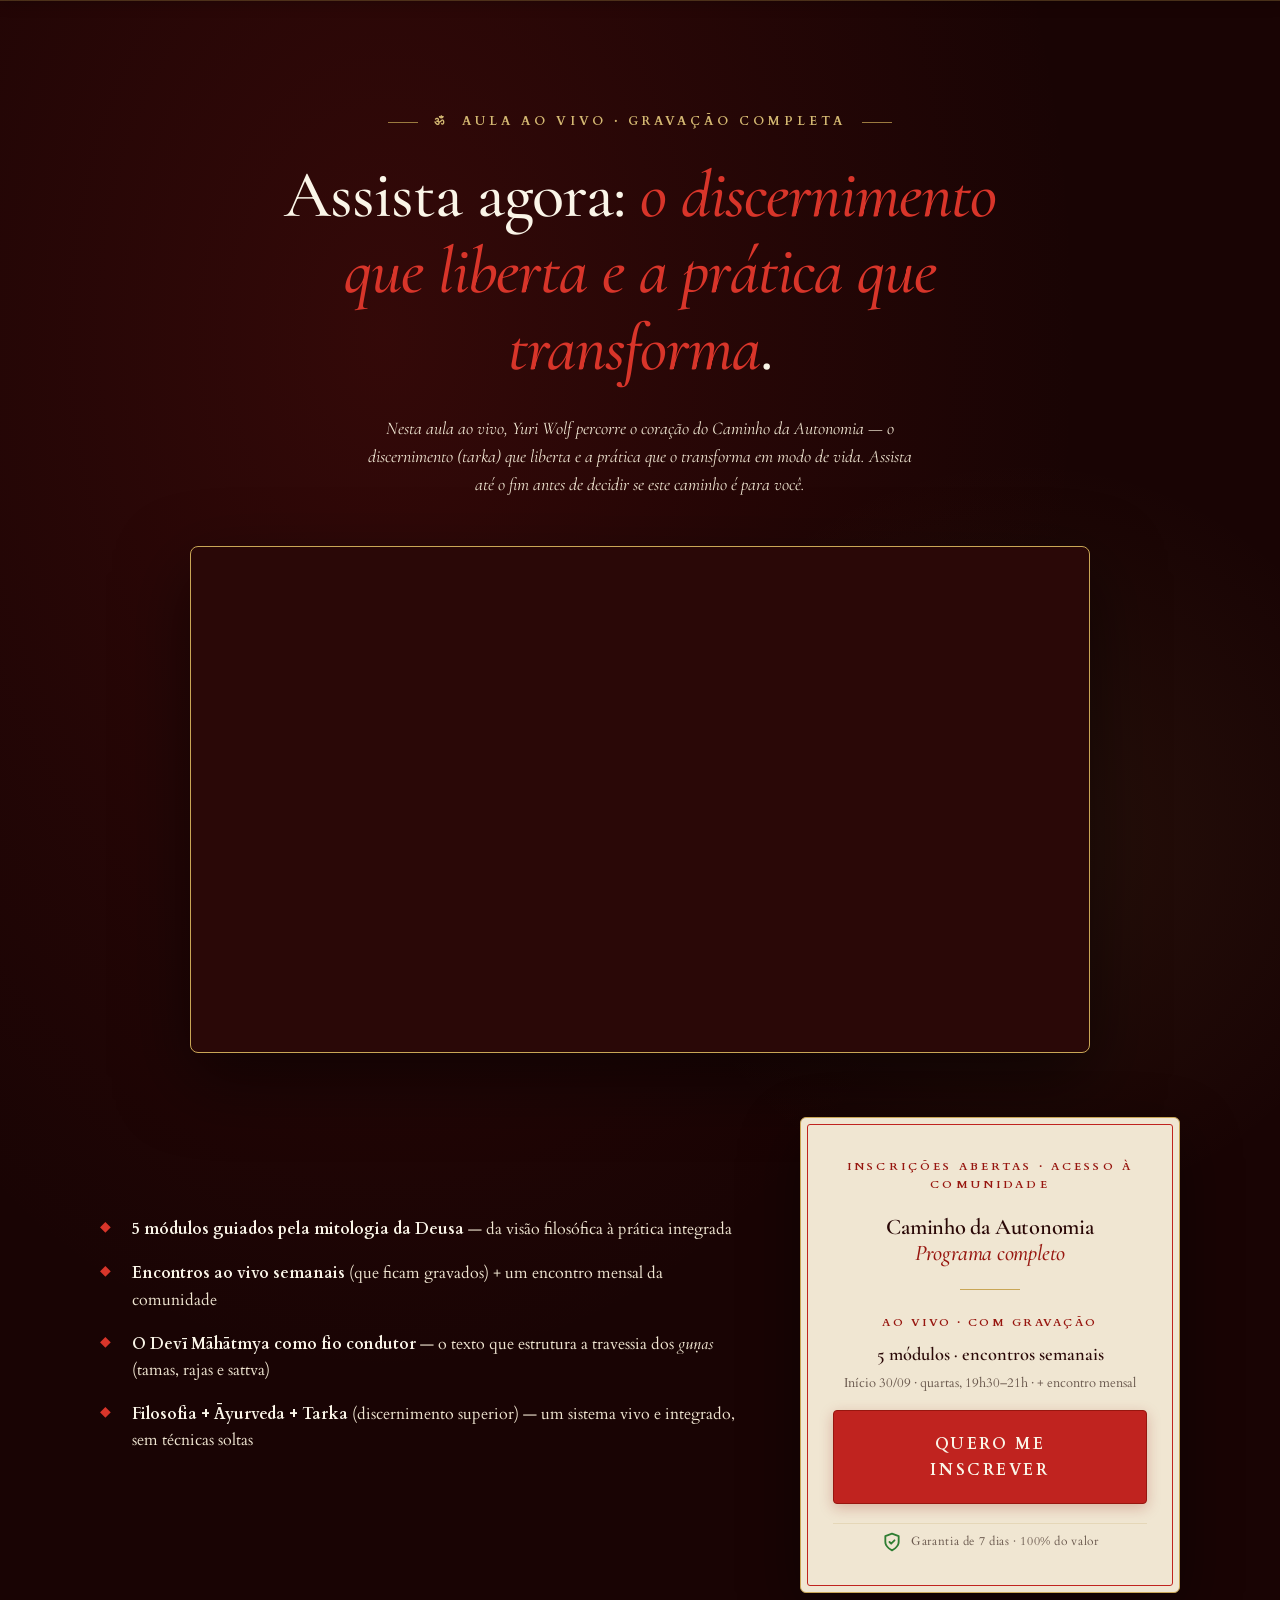
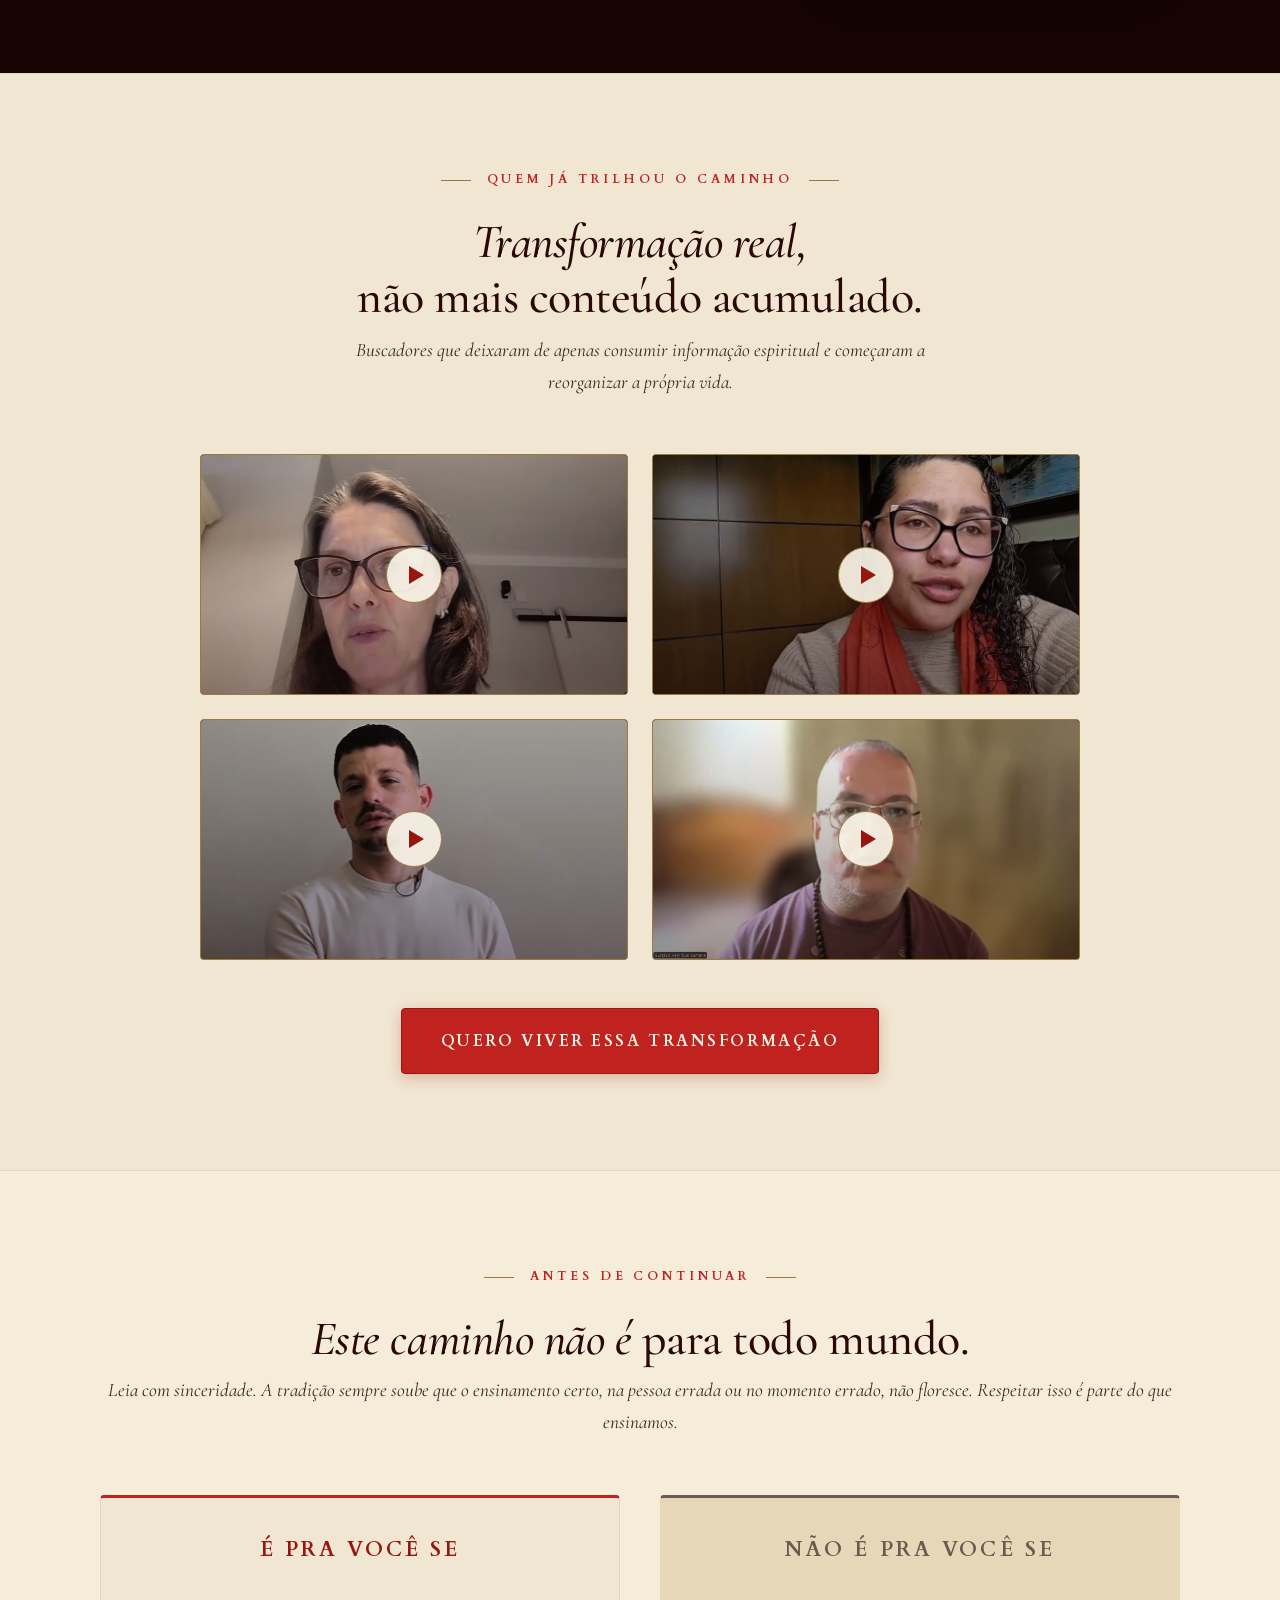
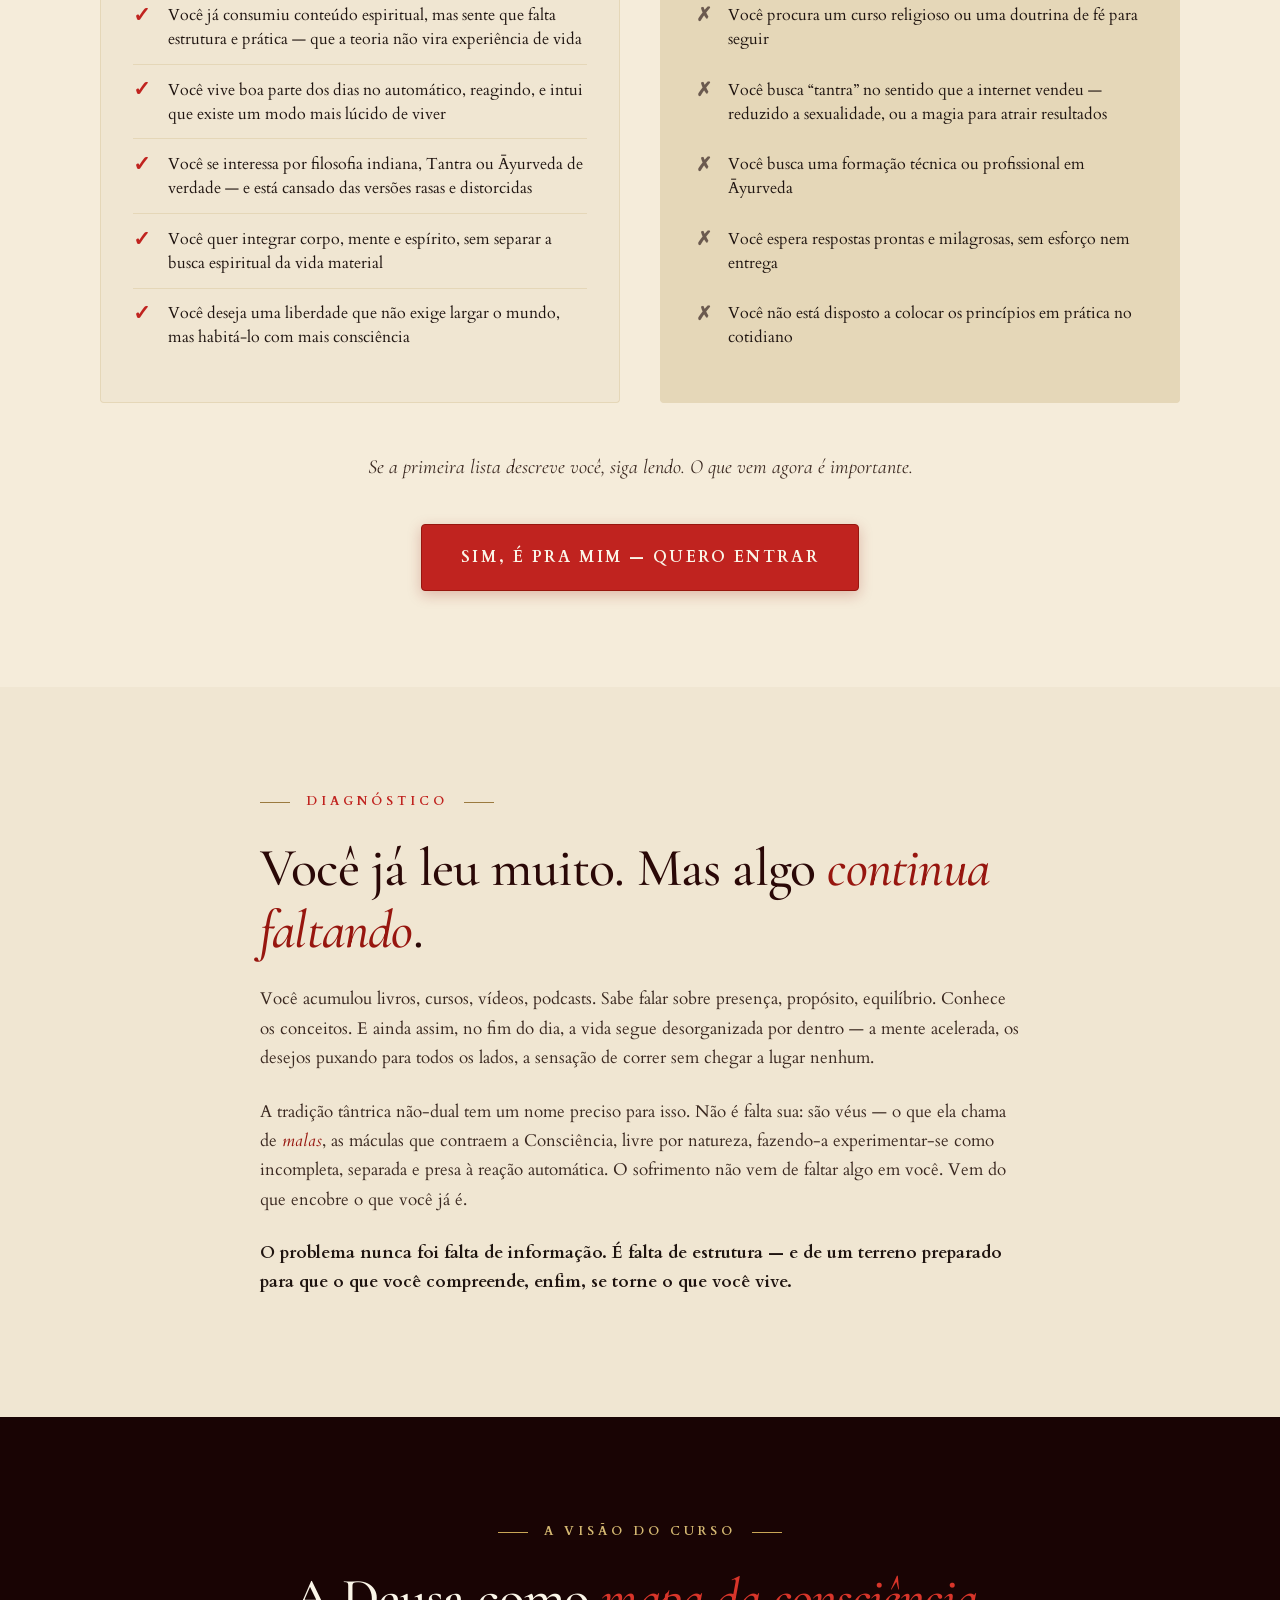
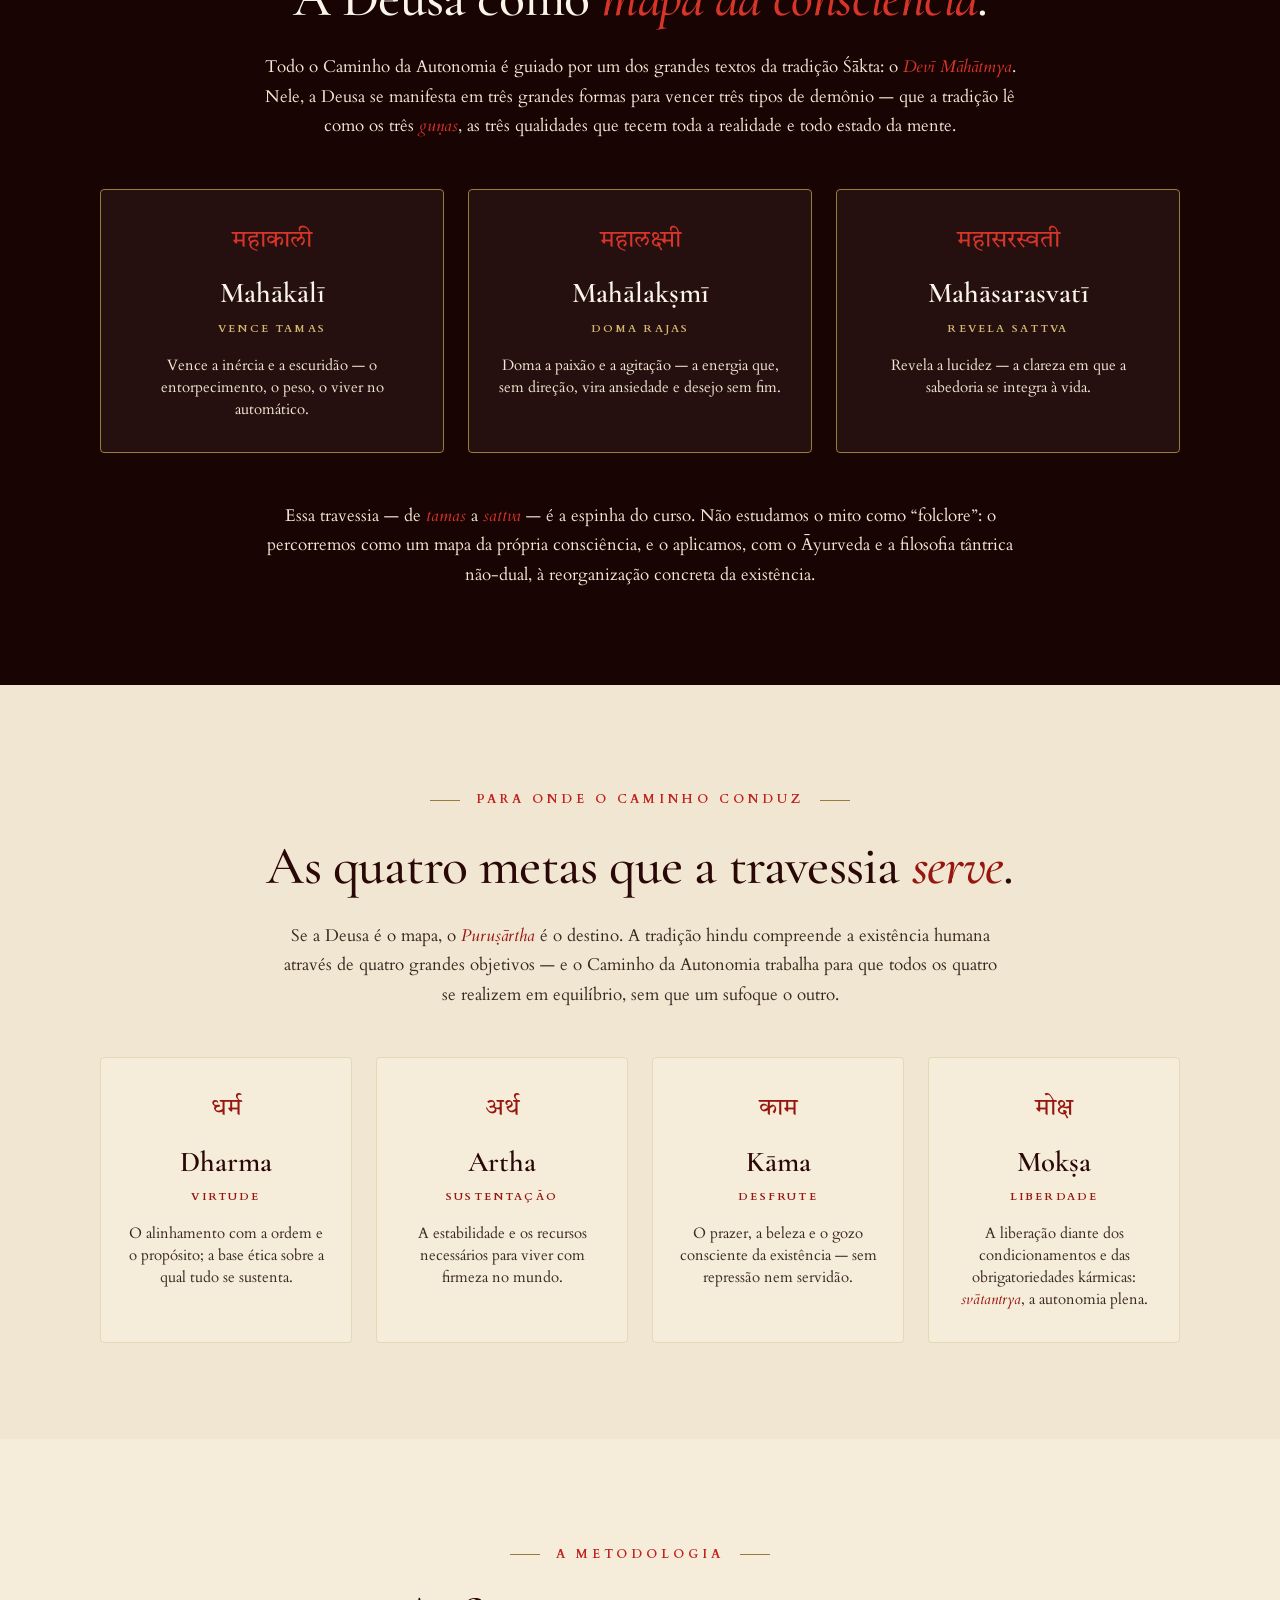
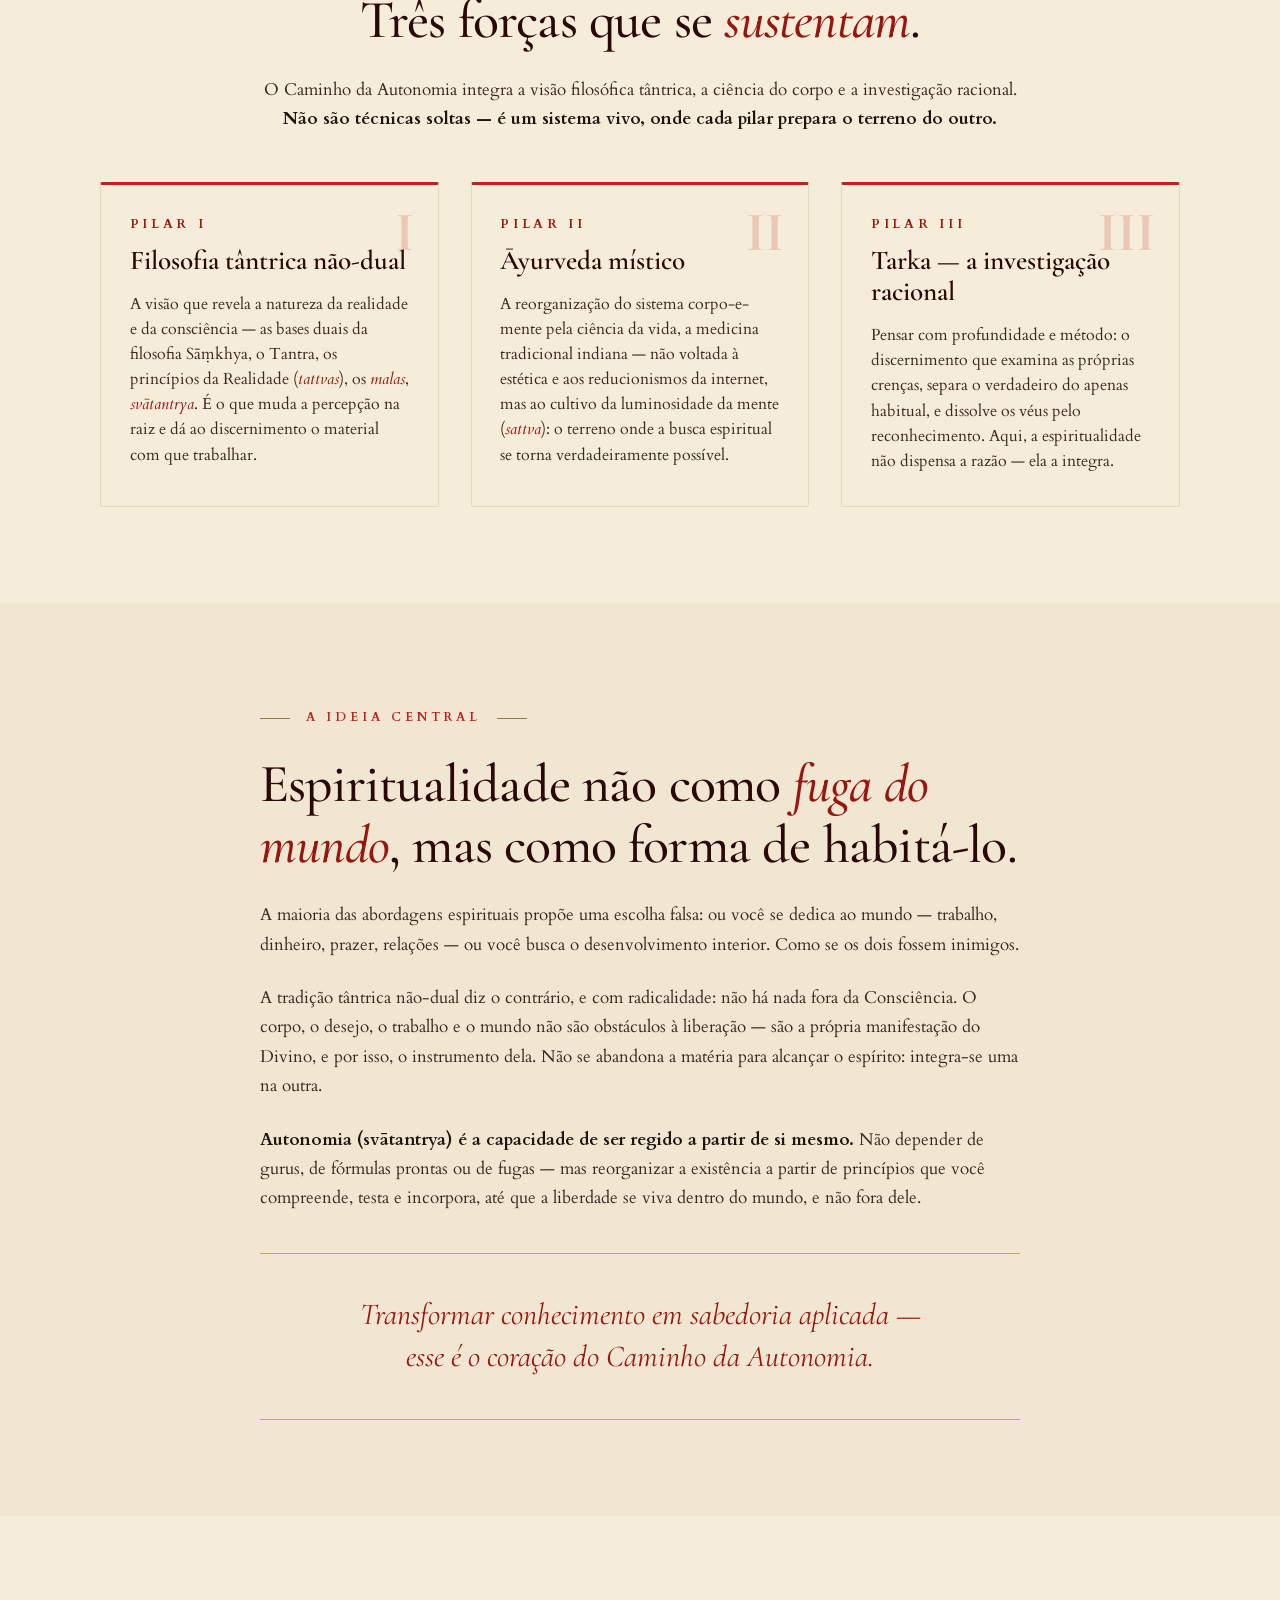
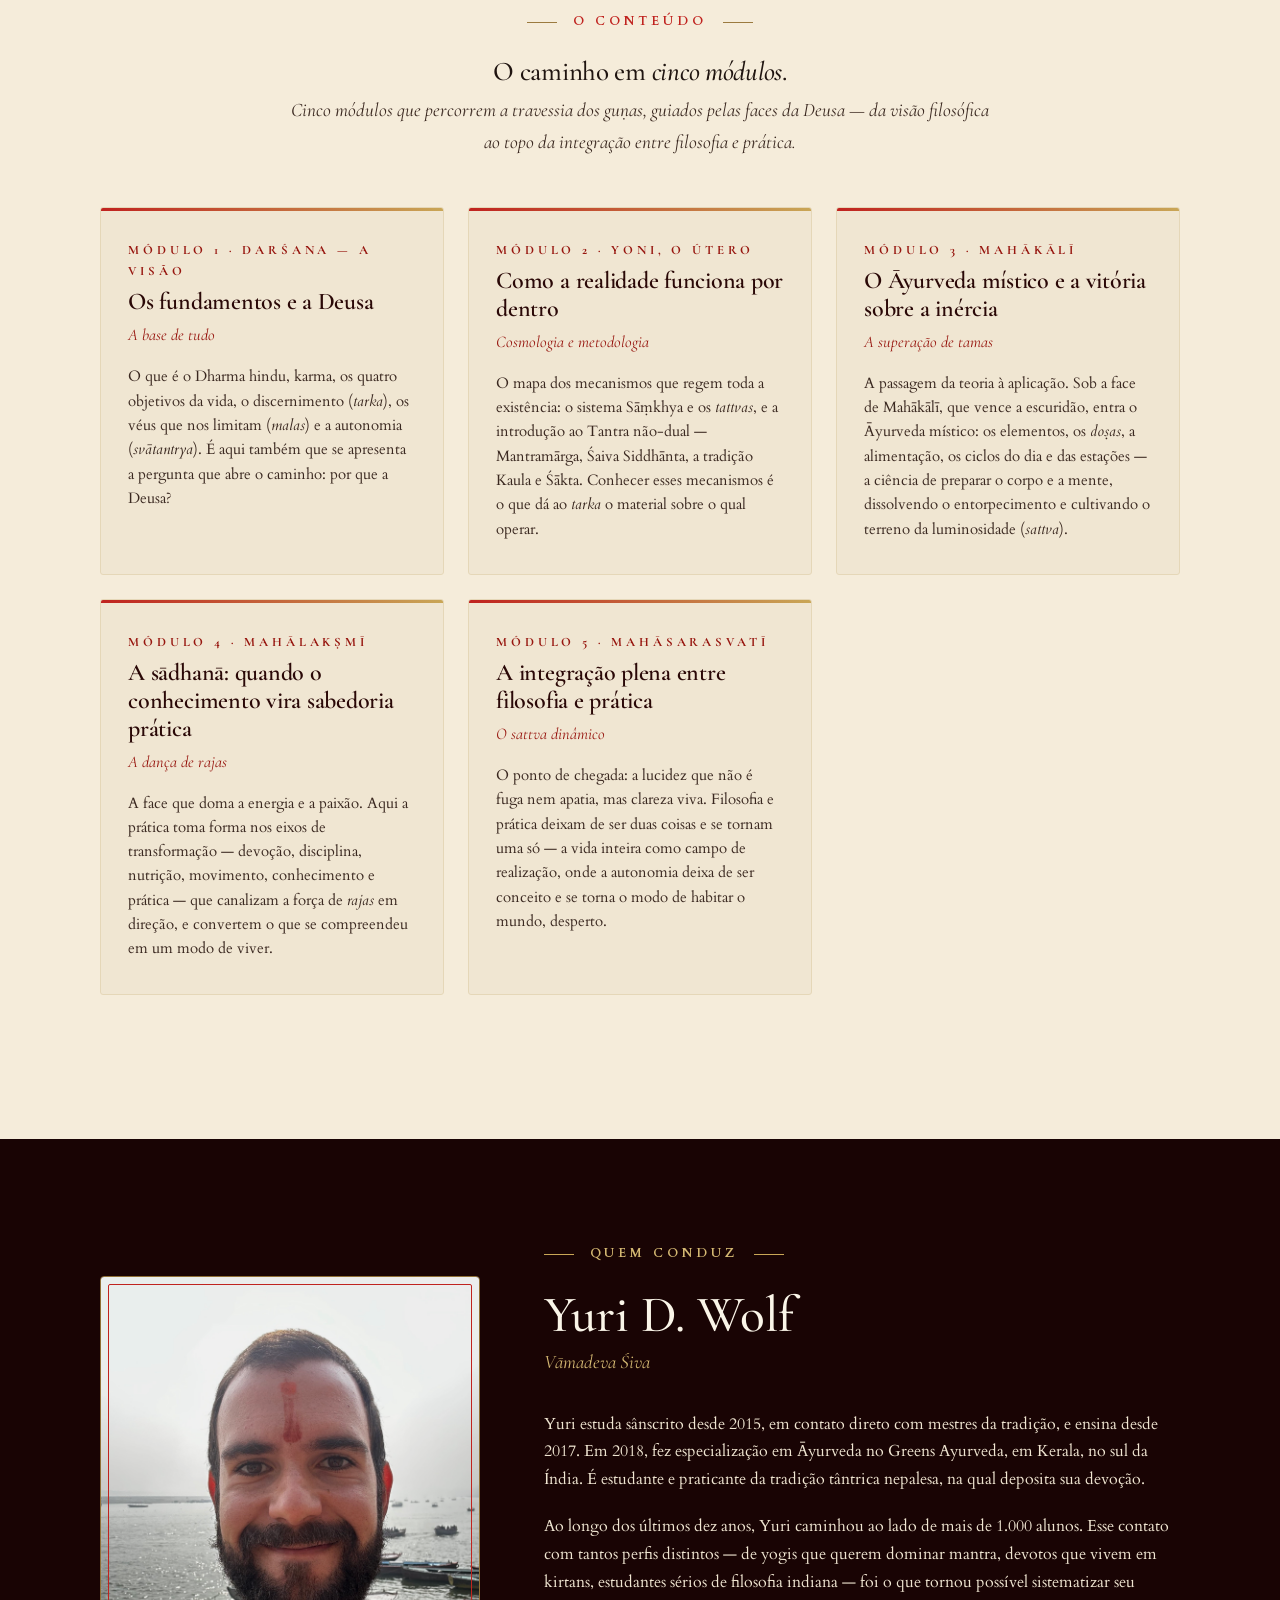
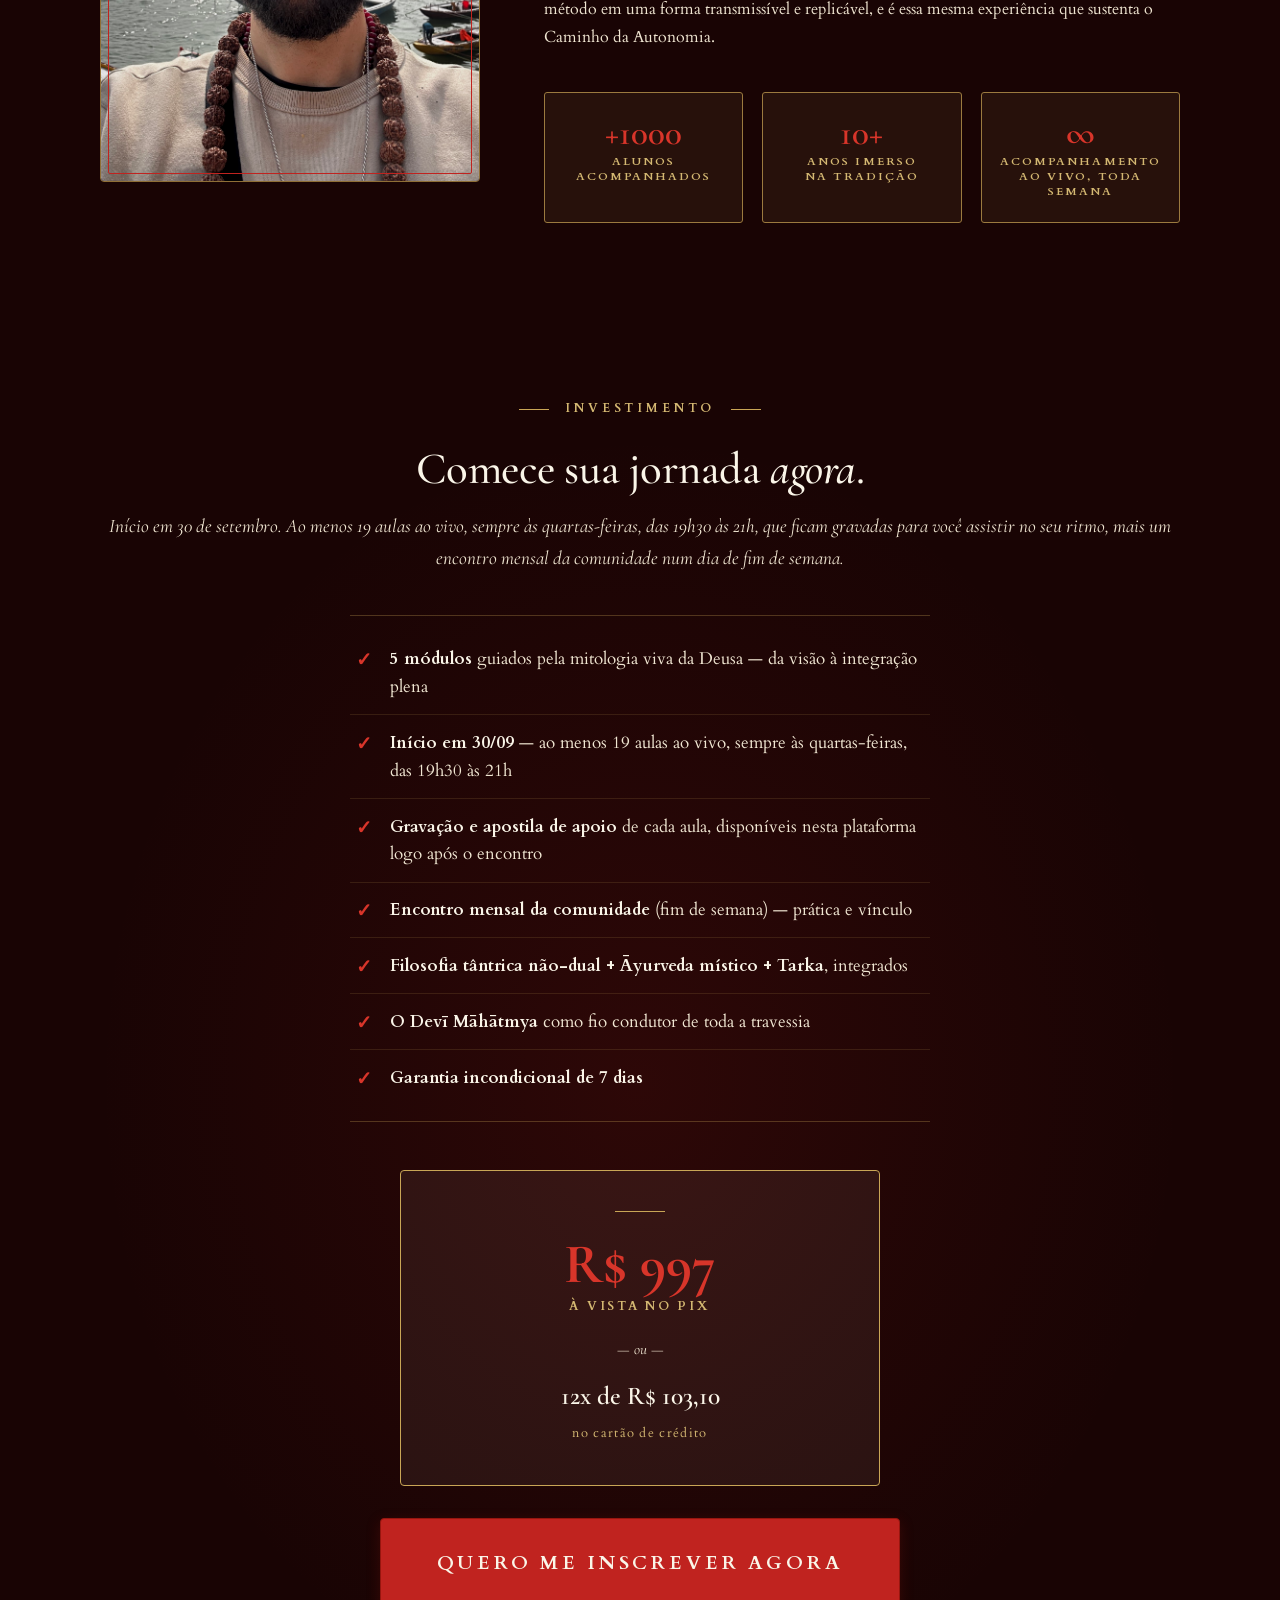
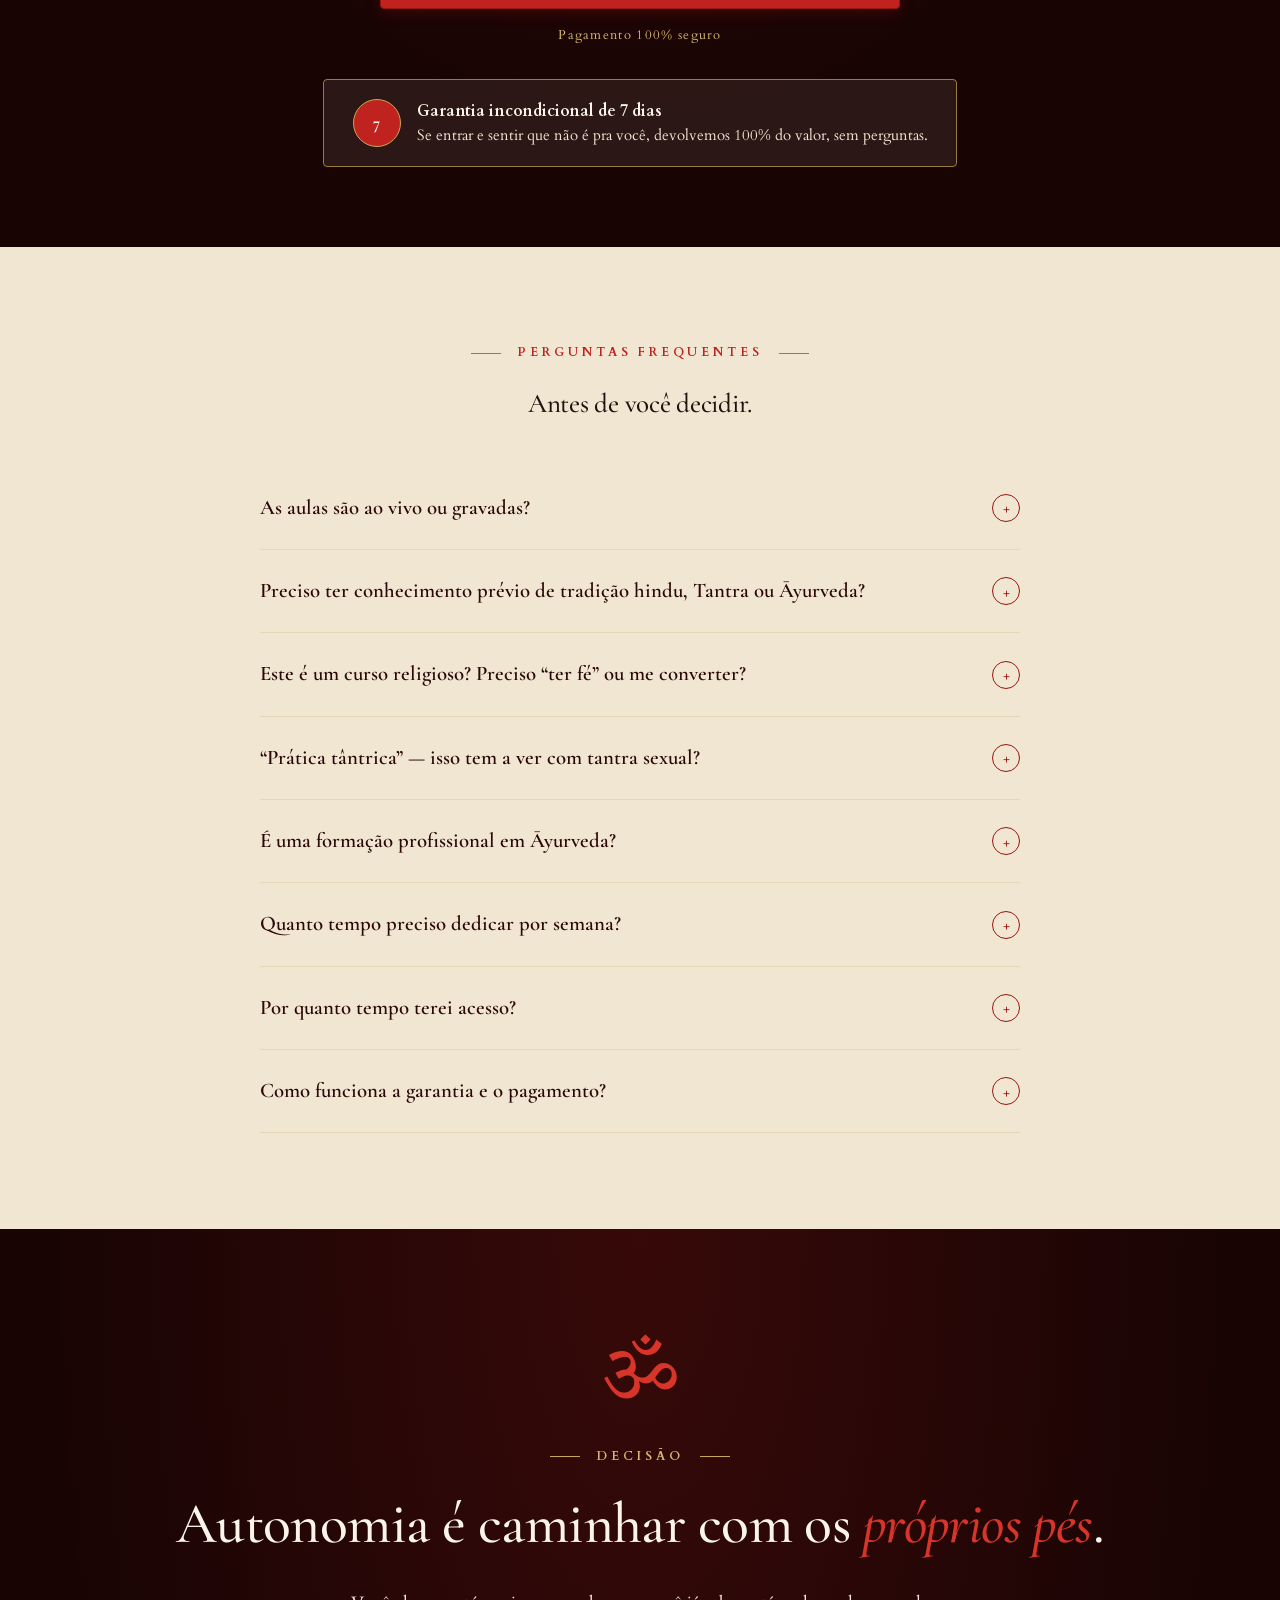
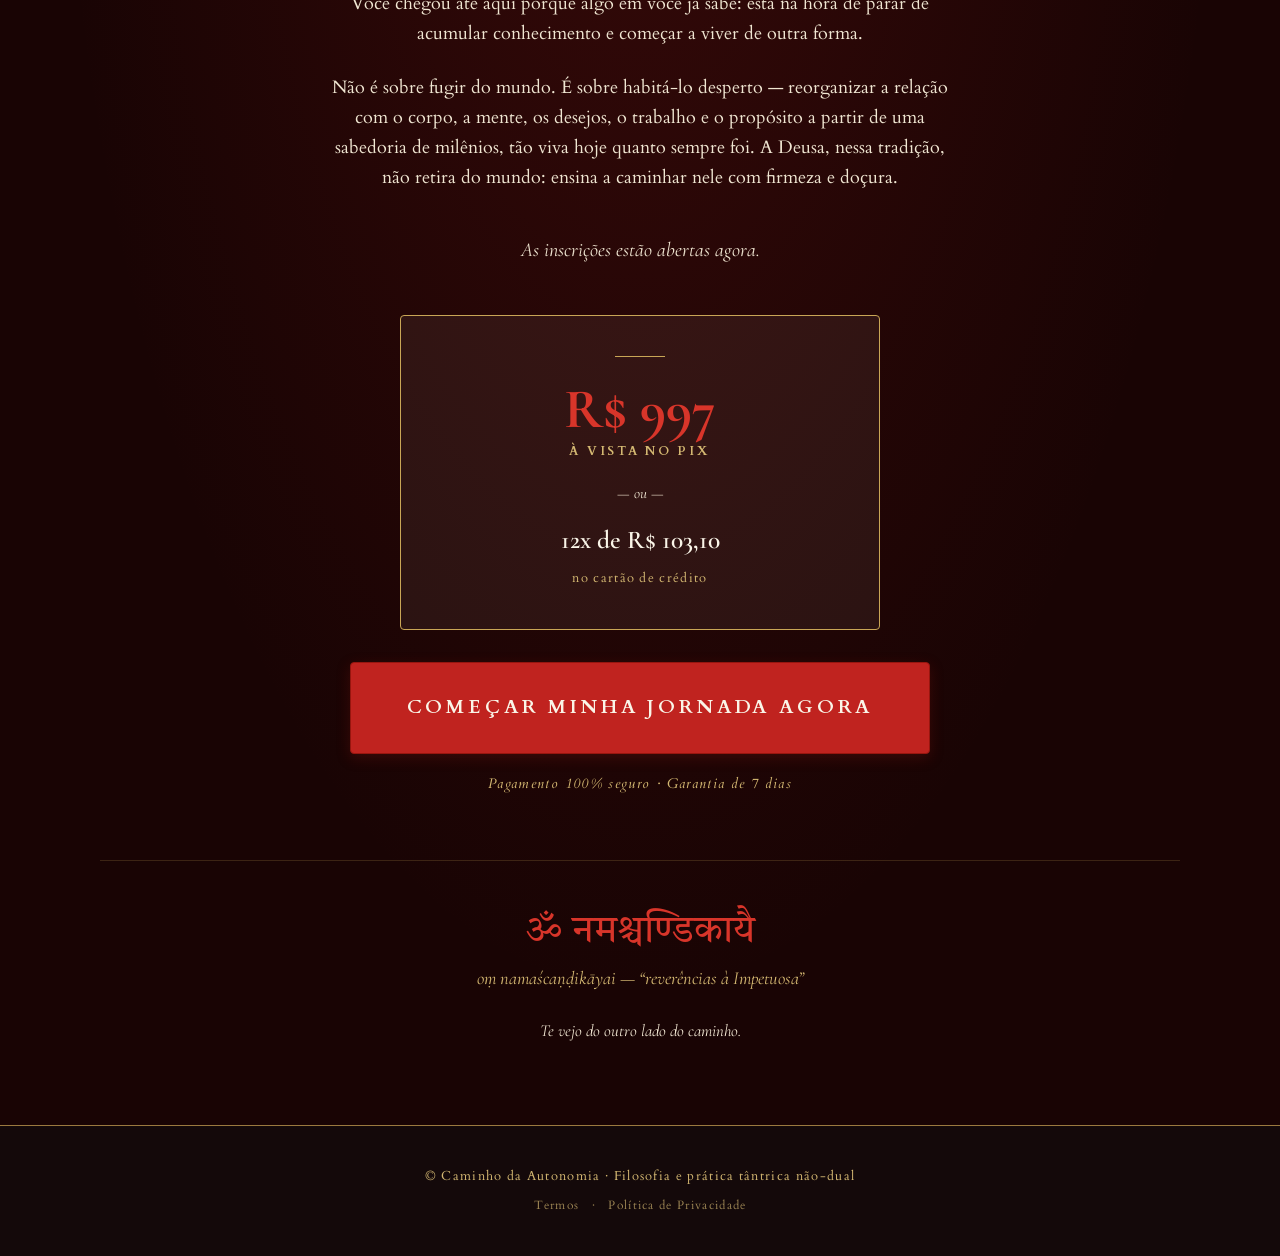
<file: index.html>
<!DOCTYPE html>
<html lang="pt-BR">
<head>
<meta charset="UTF-8">
<!-- Meta Pixel Code -->
<script>
!function(f,b,e,v,n,t,s)
{if(f.fbq)return;n=f.fbq=function(){n.callMethod?
n.callMethod.apply(n,arguments):n.queue.push(arguments)};
if(!f._fbq)f._fbq=n;n.push=n;n.loaded=!0;n.version='2.0';
n.queue=[];t=b.createElement(e);t.async=!0;
t.src=v;s=b.getElementsByTagName(e)[0];
s.parentNode.insertBefore(t,s)}(window, document,'script',
'https://connect.facebook.net/en_US/fbevents.js');
fbq('init', '1217417730189284');
fbq('track', 'PageView');
</script>
<noscript><img height="1" width="1" style="display:none"
src="https://www.facebook.com/tr?id=1217417730189284&ev=PageView&noscript=1"
/></noscript>
<!-- End Meta Pixel Code -->
<meta name="viewport" content="width=device-width, initial-scale=1.0">
<title>Caminho da Autonomia · Introdução à filosofia e às práticas tântricas não-duais</title>
<meta name="description" content="Uma introdução profunda à filosofia e às práticas tântricas não-duais. O Devī Māhātmya, o Āyurveda e a investigação racional (tarka) integrados para reorganizar corpo, mente e espírito — e construir a liberdade dentro do mundo. Encontros ao vivo semanais, gravados.">

<meta property="og:type" content="website">
<meta property="og:title" content="Autonomia não é fugir do mundo. É aprender a habitá-lo desperto.">
<meta property="og:description" content="Filosofia e prática tântrica não-dual, Āyurveda e a sabedoria da Deusa, num caminho de reorganização existencial rumo ao svātantrya.">
<meta property="og:image" content="https://cda4.vercel.app/yuri-varanasi.jpeg">
<meta property="og:url" content="https://cda4.vercel.app/">
<meta name="twitter:card" content="summary_large_image">

<link rel="icon" type="image/png" href="favicon.png">

<link rel="preconnect" href="https://fonts.googleapis.com">
<link rel="preconnect" href="https://fonts.gstatic.com" crossorigin>
<link href="https://fonts.googleapis.com/css2?family=Cormorant+Garamond:ital,wght@0,300;0,400;0,500;0,600;0,700;1,400;1,500&family=Cardo:ital,wght@0,400;0,700;1,400&family=Tiro+Devanagari+Sanskrit:ital@0;1&display=swap" rel="stylesheet">

<link rel="stylesheet" href="style.css">
</head>
<body>


<!-- === STICKY TOP BAR === -->
<div class="sticky-bar" id="stickyBar">
  <div class="info">
    <div class="label">Caminho da Autonomia · Encontros ao vivo semanais</div>
    <div class="value">Início 30/09 · Inscrições abertas · R$ 997</div>
  </div>
  <a href="#oferta" class="btn-sticky">Quero me inscrever</a>
</div>

<main>

<!-- ===== BLOCO 1 — HERO ===== -->
<section class="hero">
  <div class="container">
    <div class="hero-intro">
      <span class="eyebrow centered">ॐ&nbsp;&nbsp;Aula ao vivo · gravação completa</span>
      <h1>Assista agora: <em>o discernimento que liberta e a prática que transforma</em>.</h1>
      <p class="hero-subhead">Nesta aula ao vivo, Yuri Wolf percorre o coração do Caminho da Autonomia — o discernimento (<em>tarka</em>) que liberta e a prática que o transforma em modo de vida. Assista até o fim antes de decidir se este caminho é para você.</p>
    </div>

    <div class="hero-video">
      <iframe
        src="https://www.youtube.com/embed/jhzEVfvtzII?start=1564&amp;rel=0"
        title="AUTONOMIA: o discernimento que liberta e a prática que transforma — Yuri Wolf"
        loading="lazy"
        allow="accelerometer; autoplay; clipboard-write; encrypted-media; gyroscope; picture-in-picture; web-share"
        allowfullscreen></iframe>
    </div>

    <div class="hero-grid">
      <div class="hero-content">
        <ul class="hero-bullets">
          <li><strong>5 módulos guiados pela mitologia da Deusa</strong> — da visão filosófica à prática integrada</li>
          <li><strong>Encontros ao vivo semanais</strong> (que ficam gravados) + um encontro mensal da comunidade</li>
          <li><strong>O Devī Māhātmya como fio condutor</strong> — o texto que estrutura a travessia dos <em>guṇas</em> (tamas, rajas e sattva)</li>
          <li><strong>Filosofia + Āyurveda + Tarka</strong> (discernimento superior) — um sistema vivo e integrado, sem técnicas soltas</li>
        </ul>
      </div>

      <aside class="offer-card">
        <div class="offer-label">Inscrições abertas · Acesso à comunidade</div>
        <h3 class="offer-title">Caminho da Autonomia<br><em style="font-style: italic; color: var(--saffron-deep); font-weight: 500;">Programa completo</em></h3>
        <div class="offer-divider"></div>
        <div style="text-align:center; margin-bottom:1rem; position:relative;">
          <div style="font-size:0.7rem; letter-spacing:0.22em; text-transform:uppercase; color:var(--saffron-deep); font-weight:700; margin-bottom:0.4rem;">Ao vivo · com gravação</div>
          <div style="font-family:'Cormorant Garamond',serif; font-size:1.15rem; color:var(--maroon); font-weight:600;">5 módulos · encontros semanais</div>
          <div style="font-size:0.82rem; color:var(--ink-mute); margin-top:0.2rem;">Início 30/09 · quartas, 19h30–21h · + encontro mensal</div>
        </div>
        <a href="https://pay.herospark.com/caminho-da-autonomia-539704" target="_blank" rel="noopener" class="btn-primary js-checkout" onclick="fbq('track', 'InitiateCheckout');">Quero me inscrever</a>
        <div class="seal">
          <svg xmlns="http://www.w3.org/2000/svg" width="20" height="20" viewBox="0 0 24 24" fill="none" stroke="currentColor" stroke-width="2.2" stroke-linecap="round" stroke-linejoin="round"><path d="M12 22s8-4 8-10V5l-8-3-8 3v7c0 6 8 10 8 10z"/><path d="m9 12 2 2 4-4"/></svg>
          <span>Garantia de 7 dias · 100% do valor</span>
        </div>
      </aside>
    </div>
  </div>
</section>

<!-- ===== BLOCO 2 — DEPOIMENTOS EM VÍDEO ===== -->
<section class="testimonials">
  <div class="container">
    <div style="text-align: center;">
      <span class="eyebrow centered">Quem já trilhou o caminho</span>
    </div>
    <h2><em>Transformação real,</em><br>não mais conteúdo acumulado.</h2>
    <p class="lede">Buscadores que deixaram de apenas consumir informação espiritual e começaram a reorganizar a própria vida.</p>

    <div class="video-grid">
      <div class="video-card" data-src="videos/dep-1.mp4">
        <img class="video-thumb-photo" src="videos/dep-1-poster.jpg" alt="Depoimento em vídeo" loading="lazy">
        <div class="play"></div>
      </div>
      <div class="video-card" data-src="videos/dep-2.mp4">
        <img class="video-thumb-photo" src="videos/dep-2-poster.jpg" alt="Depoimento em vídeo" loading="lazy">
        <div class="play"></div>
      </div>
      <div class="video-card" data-src="videos/dep-3.mp4">
        <img class="video-thumb-photo" src="videos/dep-3-poster.jpg" alt="Depoimento em vídeo" loading="lazy">
        <div class="play"></div>
      </div>
      <div class="video-card" data-src="videos/dep-4.mp4">
        <img class="video-thumb-photo" src="videos/dep-4-poster.jpg" alt="Depoimento em vídeo" loading="lazy">
        <div class="play"></div>
      </div>
    </div>

    <div class="btn-center">
      <a href="https://pay.herospark.com/caminho-da-autonomia-539704" target="_blank" rel="noopener" class="btn-primary js-checkout" onclick="fbq('track', 'InitiateCheckout');">Quero viver essa transformação</a>
    </div>
  </div>
</section>

<!-- ===== BLOCO 3 — PARA QUEM É E NÃO É ===== -->
<section class="for-whom">
  <div class="container">
    <div style="text-align: center;"><span class="eyebrow centered">Antes de continuar</span></div>
    <h2><em>Este caminho não é</em> para todo mundo.</h2>
    <p class="lede">Leia com sinceridade. A tradição sempre soube que o ensinamento certo, na pessoa errada ou no momento errado, não floresce. Respeitar isso é parte do que ensinamos.</p>

    <div class="for-whom-grid">
      <div class="for-whom-col yes">
        <h3>É pra você se</h3>
        <ul>
          <li>Você já consumiu conteúdo espiritual, mas sente que falta estrutura e prática — que a teoria não vira experiência de vida</li>
          <li>Você vive boa parte dos dias no automático, reagindo, e intui que existe um modo mais lúcido de viver</li>
          <li>Você se interessa por filosofia indiana, Tantra ou Āyurveda de verdade — e está cansado das versões rasas e distorcidas</li>
          <li>Você quer integrar corpo, mente e espírito, sem separar a busca espiritual da vida material</li>
          <li>Você deseja uma liberdade que não exige largar o mundo, mas habitá-lo com mais consciência</li>
        </ul>
      </div>
      <div class="for-whom-col no">
        <h3>Não é pra você se</h3>
        <ul>
          <li>Você procura um curso religioso ou uma doutrina de fé para seguir</li>
          <li>Você busca “tantra” no sentido que a internet vendeu — reduzido a sexualidade, ou a magia para atrair resultados</li>
          <li>Você busca uma formação técnica ou profissional em Āyurveda</li>
          <li>Você espera respostas prontas e milagrosas, sem esforço nem entrega</li>
          <li>Você não está disposto a colocar os princípios em prática no cotidiano</li>
        </ul>
      </div>
    </div>

    <p class="for-whom-closer">Se a primeira lista descreve você, siga lendo. O que vem agora é importante.</p>
    <div class="btn-center"><a href="#oferta" class="btn-primary">Sim, é pra mim — quero entrar</a></div>
  </div>
</section>

<!-- ===== BLOCO 4 — DIAGNÓSTICO ===== -->
<section class="content-section parchment">
  <div class="container-narrow">
    <span class="eyebrow">Diagnóstico</span>
    <h2>Você já leu muito. Mas algo <em>continua faltando</em>.</h2>
    <p>Você acumulou livros, cursos, vídeos, podcasts. Sabe falar sobre presença, propósito, equilíbrio. Conhece os conceitos. E ainda assim, no fim do dia, a vida segue desorganizada por dentro — a mente acelerada, os desejos puxando para todos os lados, a sensação de correr sem chegar a lugar nenhum.</p>
    <p>A tradição tântrica não-dual tem um nome preciso para isso. Não é falta sua: são véus — o que ela chama de <em>malas</em>, as máculas que contraem a Consciência, livre por natureza, fazendo-a experimentar-se como incompleta, separada e presa à reação automática. O sofrimento não vem de faltar algo em você. Vem do que encobre o que você já é.</p>
    <p><strong>O problema nunca foi falta de informação. É falta de estrutura — e de um terreno preparado para que o que você compreende, enfim, se torne o que você vive.</strong></p>
  </div>
</section>

<!-- ===== BLOCO 5 — A DEUSA COMO MAPA ===== -->
<section class="content-section dark">
  <div class="container">
    <div class="centered"><span class="eyebrow">A visão do curso</span></div>
    <h2 style="text-align:center;">A Deusa como <em>mapa da consciência</em>.</h2>
    <p style="text-align:center; max-width: 760px; margin: 0 auto;">Todo o Caminho da Autonomia é guiado por um dos grandes textos da tradição Śākta: o <em>Devī Māhātmya</em>. Nele, a Deusa se manifesta em três grandes formas para vencer três tipos de demônio — que a tradição lê como os três <em>guṇas</em>, as três qualidades que tecem toda a realidade e todo estado da mente.</p>

    <div class="purusharthas-grid three">
      <div class="pur-card">
        <div class="pur-sanskrit">महाकाली</div>
        <div class="pur-name">Mahākālī</div>
        <div class="pur-tag">Vence tamas</div>
        <p>Vence a inércia e a escuridão — o entorpecimento, o peso, o viver no automático.</p>
      </div>
      <div class="pur-card">
        <div class="pur-sanskrit">महालक्ष्मी</div>
        <div class="pur-name">Mahālakṣmī</div>
        <div class="pur-tag">Doma rajas</div>
        <p>Doma a paixão e a agitação — a energia que, sem direção, vira ansiedade e desejo sem fim.</p>
      </div>
      <div class="pur-card">
        <div class="pur-sanskrit">महासरस्वती</div>
        <div class="pur-name">Mahāsarasvatī</div>
        <div class="pur-tag">Revela sattva</div>
        <p>Revela a lucidez — a clareza em que a sabedoria se integra à vida.</p>
      </div>
    </div>

    <p style="text-align:center; max-width: 760px; margin: 3rem auto 0;">Essa travessia — de <em>tamas</em> a <em>sattva</em> — é a espinha do curso. Não estudamos o mito como “folclore”: o percorremos como um mapa da própria consciência, e o aplicamos, com o Āyurveda e a filosofia tântrica não-dual, à reorganização concreta da existência.</p>
  </div>
</section>

<!-- ===== BLOCO 6 — PURUṢĀRTHAS (O TELOS) ===== -->
<section class="content-section parchment">
  <div class="container">
    <div class="centered"><span class="eyebrow">Para onde o caminho conduz</span></div>
    <h2 style="text-align:center;">As quatro metas que a travessia <em>serve</em>.</h2>
    <p style="text-align:center; max-width: 720px; margin: 0 auto;">Se a Deusa é o mapa, o <em>Puruṣārtha</em> é o destino. A tradição hindu compreende a existência humana através de quatro grandes objetivos — e o Caminho da Autonomia trabalha para que todos os quatro se realizem em equilíbrio, sem que um sufoque o outro.</p>

    <div class="purusharthas-grid light">
      <div class="pur-card">
        <div class="pur-sanskrit">धर्म</div>
        <div class="pur-name">Dharma</div>
        <div class="pur-tag">Virtude</div>
        <p>O alinhamento com a ordem e o propósito; a base ética sobre a qual tudo se sustenta.</p>
      </div>
      <div class="pur-card">
        <div class="pur-sanskrit">अर्थ</div>
        <div class="pur-name">Artha</div>
        <div class="pur-tag">Sustentação</div>
        <p>A estabilidade e os recursos necessários para viver com firmeza no mundo.</p>
      </div>
      <div class="pur-card">
        <div class="pur-sanskrit">काम</div>
        <div class="pur-name">Kāma</div>
        <div class="pur-tag">Desfrute</div>
        <p>O prazer, a beleza e o gozo consciente da existência — sem repressão nem servidão.</p>
      </div>
      <div class="pur-card">
        <div class="pur-sanskrit">मोक्ष</div>
        <div class="pur-name">Mokṣa</div>
        <div class="pur-tag">Liberdade</div>
        <p>A liberação diante dos condicionamentos e das obrigatoriedades kármicas: <em>svātantrya</em>, a autonomia plena.</p>
      </div>
    </div>
  </div>
</section>

<!-- ===== BLOCO 7 — METODOLOGIA ===== -->
<section class="content-section parchment-soft">
  <div class="container">
    <div class="centered"><span class="eyebrow">A metodologia</span></div>
    <h2 style="text-align:center;">Três forças que se <em>sustentam</em>.</h2>
    <p style="text-align:center; max-width: 760px; margin: 0 auto;">O Caminho da Autonomia integra a visão filosófica tântrica, a ciência do corpo e a investigação racional. <strong>Não são técnicas soltas — é um sistema vivo, onde cada pilar prepara o terreno do outro.</strong></p>

    <div class="pillars-grid">
      <div class="pillar-card">
        <div class="pillar-num">I</div>
        <h3>Pilar I</h3>
        <div class="pillar-title">Filosofia tântrica não-dual</div>
        <p>A visão que revela a natureza da realidade e da consciência — as bases duais da filosofia Sāṃkhya, o Tantra, os princípios da Realidade (<em>tattvas</em>), os <em>malas</em>, <em>svātantrya</em>. É o que muda a percepção na raiz e dá ao discernimento o material com que trabalhar.</p>
      </div>
      <div class="pillar-card">
        <div class="pillar-num">II</div>
        <h3>Pilar II</h3>
        <div class="pillar-title">Āyurveda místico</div>
        <p>A reorganização do sistema corpo-e-mente pela ciência da vida, a medicina tradicional indiana — não voltada à estética e aos reducionismos da internet, mas ao cultivo da luminosidade da mente (<em>sattva</em>): o terreno onde a busca espiritual se torna verdadeiramente possível.</p>
      </div>
      <div class="pillar-card">
        <div class="pillar-num">III</div>
        <h3>Pilar III</h3>
        <div class="pillar-title">Tarka — a investigação racional</div>
        <p>Pensar com profundidade e método: o discernimento que examina as próprias crenças, separa o verdadeiro do apenas habitual, e dissolve os véus pelo reconhecimento. Aqui, a espiritualidade não dispensa a razão — ela a integra.</p>
      </div>
    </div>
  </div>
</section>

<!-- ===== BLOCO 8 — IDEIA CENTRAL ===== -->
<section class="content-section parchment">
  <div class="container-narrow">
    <span class="eyebrow">A ideia central</span>
    <h2>Espiritualidade não como <em>fuga do mundo</em>, mas como forma de habitá-lo.</h2>
    <p>A maioria das abordagens espirituais propõe uma escolha falsa: ou você se dedica ao mundo — trabalho, dinheiro, prazer, relações — ou você busca o desenvolvimento interior. Como se os dois fossem inimigos.</p>
    <p>A tradição tântrica não-dual diz o contrário, e com radicalidade: não há nada fora da Consciência. O corpo, o desejo, o trabalho e o mundo não são obstáculos à liberação — são a própria manifestação do Divino, e por isso, o instrumento dela. Não se abandona a matéria para alcançar o espírito: integra-se uma na outra.</p>
    <p><strong>Autonomia (svātantrya) é a capacidade de ser regido a partir de si mesmo.</strong> Não depender de gurus, de fórmulas prontas ou de fugas — mas reorganizar a existência a partir de princípios que você compreende, testa e incorpora, até que a liberdade se viva dentro do mundo, e não fora dele.</p>
    <div class="discovery-emphasis">Transformar conhecimento em sabedoria aplicada —<br>esse é o coração do Caminho da Autonomia.</div>
  </div>
</section>

<!-- ===== BLOCO 9 — MÓDULOS ===== -->
<section class="offer-detail" id="modulos">
  <div class="container">
    <div style="text-align: center;"><span class="eyebrow centered">O conteúdo</span></div>
    <h2 style="text-align: center;">O caminho em <em>cinco módulos</em>.</h2>
    <p style="text-align: center; max-width: 700px; margin: 0 auto 1rem; font-style: italic; font-family: 'Cormorant Garamond', serif; font-size: 1.2rem; color: var(--ink-soft);">Cinco módulos que percorrem a travessia dos guṇas, guiados pelas faces da Deusa — da visão filosófica ao topo da integração entre filosofia e prática.</p>

    <div class="lives-grid">
      <article class="live-card">
        <div class="live-number">Módulo 1 · Darśana — A Visão</div>
        <h3>Os fundamentos e a Deusa</h3>
        <div class="live-subtitle">A base de tudo</div>
        <p>O que é o Dharma hindu, karma, os quatro objetivos da vida, o discernimento (<em>tarka</em>), os véus que nos limitam (<em>malas</em>) e a autonomia (<em>svātantrya</em>). É aqui também que se apresenta a pergunta que abre o caminho: por que a Deusa?</p>
      </article>
      <article class="live-card">
        <div class="live-number">Módulo 2 · Yoni, o útero</div>
        <h3>Como a realidade funciona por dentro</h3>
        <div class="live-subtitle">Cosmologia e metodologia</div>
        <p>O mapa dos mecanismos que regem toda a existência: o sistema Sāṃkhya e os <em>tattvas</em>, e a introdução ao Tantra não-dual — Mantramārga, Śaiva Siddhānta, a tradição Kaula e Śākta. Conhecer esses mecanismos é o que dá ao <em>tarka</em> o material sobre o qual operar.</p>
      </article>
      <article class="live-card">
        <div class="live-number">Módulo 3 · Mahākālī</div>
        <h3>O Āyurveda místico e a vitória sobre a inércia</h3>
        <div class="live-subtitle">A superação de tamas</div>
        <p>A passagem da teoria à aplicação. Sob a face de Mahākālī, que vence a escuridão, entra o Āyurveda místico: os elementos, os <em>doṣas</em>, a alimentação, os ciclos do dia e das estações — a ciência de preparar o corpo e a mente, dissolvendo o entorpecimento e cultivando o terreno da luminosidade (<em>sattva</em>).</p>
      </article>
      <article class="live-card">
        <div class="live-number">Módulo 4 · Mahālakṣmī</div>
        <h3>A sādhanā: quando o conhecimento vira sabedoria prática</h3>
        <div class="live-subtitle">A dança de rajas</div>
        <p>A face que doma a energia e a paixão. Aqui a prática toma forma nos eixos de transformação — devoção, disciplina, nutrição, movimento, conhecimento e prática — que canalizam a força de <em>rajas</em> em direção, e convertem o que se compreendeu em um modo de viver.</p>
      </article>
      <article class="live-card">
        <div class="live-number">Módulo 5 · Mahāsarasvatī</div>
        <h3>A integração plena entre filosofia e prática</h3>
        <div class="live-subtitle">O sattva dinâmico</div>
        <p>O ponto de chegada: a lucidez que não é fuga nem apatia, mas clareza viva. Filosofia e prática deixam de ser duas coisas e se tornam uma só — a vida inteira como campo de realização, onde a autonomia deixa de ser conceito e se torna o modo de habitar o mundo, desperto.</p>
      </article>
    </div>
  </div>
</section>

<!-- ===== BLOCO 9.5 — QUEM CONDUZ (Yuri) ===== -->
<section class="expert">
  <div class="container">
    <div class="expert-grid">
      <div class="expert-photo">
        <img src="yuri-varanasi.jpeg" alt="Yuri Vāmadeva Śiva em Vārāṇasī, junto ao Ganges">
      </div>

      <div class="expert-content">
        <span class="eyebrow">Quem conduz</span>
        <div class="name">Yuri D. Wolf</div>
        <div class="name-translit">Vāmadeva Śiva</div>

        <p>Yuri estuda sânscrito desde 2015, em contato direto com mestres da tradição, e ensina desde 2017. Em 2018, fez especialização em Āyurveda no Greens Ayurveda, em Kerala, no sul da Índia. É estudante e praticante da tradição tântrica nepalesa, na qual deposita sua devoção.</p>

        <p>Ao longo dos últimos dez anos, Yuri caminhou ao lado de mais de 1.000 alunos. Esse contato com tantos perfis distintos — de yogis que querem dominar mantra, devotos que vivem em kirtans, estudantes sérios de filosofia indiana — foi o que tornou possível sistematizar seu método em uma forma transmissível e replicável, e é essa mesma experiência que sustenta o Caminho da Autonomia.</p>

        <div class="expert-credentials">
          <div class="cred">
            <div class="number">+1000</div>
            <div class="label">Alunos<br>Acompanhados</div>
          </div>
          <div class="cred">
            <div class="number">10+</div>
            <div class="label">Anos imerso<br>na tradição</div>
          </div>
          <div class="cred">
            <div class="number">∞</div>
            <div class="label">Acompanhamento<br>ao vivo, toda semana</div>
          </div>
        </div>
      </div>
    </div>
  </div>
</section>

<!-- ===== PRICE ANCHOR ===== -->
<section class="price-anchor" id="oferta">
  <div class="container">
    <span class="eyebrow centered">Investimento</span>
    <h2>Comece sua jornada <em>agora</em>.</h2>
    <p class="lede">Início em 30 de setembro. Ao menos 19 aulas ao vivo, sempre às quartas-feiras, das 19h30 às 21h, que ficam gravadas para você assistir no seu ritmo, mais um encontro mensal da comunidade num dia de fim de semana.</p>

    <ul class="includes-list">
      <li><strong>5 módulos</strong> guiados pela mitologia viva da Deusa — da visão à integração plena</li>
      <li><strong>Início em 30/09</strong> — ao menos 19 aulas ao vivo, sempre às quartas-feiras, das 19h30 às 21h</li>
      <li><strong>Gravação e apostila de apoio</strong> de cada aula, disponíveis nesta plataforma logo após o encontro</li>
      <li><strong>Encontro mensal da comunidade</strong> (fim de semana) — prática e vínculo</li>
      <li><strong>Filosofia tântrica não-dual + Āyurveda místico + Tarka</strong>, integrados</li>
      <li><strong>O Devī Māhātmya</strong> como fio condutor de toda a travessia</li>
      <li><strong>Garantia incondicional de 7 dias</strong></li>
    </ul>

    <div class="price-stack">
      <div class="price-main">R$ 997</div>
      <div class="price-pix-tag">à vista no PIX</div>
      <div class="or">— ou —</div>
      <div class="price-installments">12x de R$ 103,10</div>
      <div class="price-installments-note">no cartão de crédito</div>
    </div>

    <a href="https://pay.herospark.com/caminho-da-autonomia-539704" target="_blank" rel="noopener" class="btn-primary huge js-checkout" onclick="fbq('track', 'InitiateCheckout');" id="checkoutMain">Quero me inscrever agora</a>
    <p style="font-size: 0.82rem; color: var(--gold-soft); margin-top: 1rem; letter-spacing: 0.1em;">Pagamento 100% seguro</p>

    <div class="guarantee-seal">
      <div class="seal-icon">7</div>
      <div class="seal-text">
        <strong>Garantia incondicional de 7 dias</strong>
        Se entrar e sentir que não é pra você, devolvemos 100% do valor, sem perguntas.
      </div>
    </div>
  </div>
</section>

<!-- ===== FAQ ===== -->
<section class="faq">
  <div class="container-narrow">
    <div style="text-align: center;"><span class="eyebrow centered">Perguntas frequentes</span></div>
    <h2>Antes de você decidir.</h2>

    <div class="faq-list">
      <details class="faq-item">
        <summary class="faq-question">As aulas são ao vivo ou gravadas?<span class="toggle">+</span></summary>
        <div class="faq-answer">Ao vivo, sempre. O Caminho da Autonomia começa em 30/09 e tem ao menos 19 aulas ao vivo, todas às quartas-feiras, das 19h30 às 21h (horário de Brasília) — algumas sessões adicionais podem ser incluídas ao longo do curso, para refinar o andamento. A gravação de cada aula, junto com o material apostilado de apoio, fica disponível nesta plataforma logo após o encontro, para você assistir quando e quantas vezes quiser. Há também um encontro mensal da comunidade, aos finais de semana, com data combinada em enquete no grupo do WhatsApp conforme a disponibilidade do professor e da maioria dos alunos.</div>
      </details>
      <details class="faq-item">
        <summary class="faq-question">Preciso ter conhecimento prévio de tradição hindu, Tantra ou Āyurveda?<span class="toggle">+</span></summary>
        <div class="faq-answer">Não. Este é um curso de introdução: apresenta os fundamentos filosóficos e práticos desde a base, de forma progressiva e acessível — inclusive uma leitura introdutória do próprio Devī Māhātmya.</div>
      </details>
      <details class="faq-item">
        <summary class="faq-question">Este é um curso religioso? Preciso “ter fé” ou me converter?<span class="toggle">+</span></summary>
        <div class="faq-answer">Não. O Caminho da Autonomia não é religioso e não exige nenhuma filiação de fé. É um caminho de investigação: integra filosofia, ciência do corpo (Āyurveda) e razão (tarka). A devoção, quando aparece, é oferecida como prática, nunca como dogma obrigatório.</div>
      </details>
      <details class="faq-item">
        <summary class="faq-question">“Prática tântrica” — isso tem a ver com tantra sexual?<span class="toggle">+</span></summary>
        <div class="faq-answer">Não. Aqui, Tantra é a tradição filosófica não-dual de mais de mil anos — a visão de que corpo, mente e mundo são manifestação da Consciência. Nada a ver com o que a internet vendeu sob esse nome. As práticas são de reorganização do corpo-e-mente e cultivo da luminosidade mental (sattva), não técnicas de sexualidade nem magia. Também não são ensinados mantras secretos.</div>
      </details>
      <details class="faq-item">
        <summary class="faq-question">É uma formação profissional em Āyurveda?<span class="toggle">+</span></summary>
        <div class="faq-answer">Não. O Āyurveda é usado como ferramenta de reorganização do sistema corpo-e-mente dentro da jornada espiritual — um “Āyurveda místico”, voltado ao buscador — e não como formação técnica ou profissionalizante.</div>
      </details>
      <details class="faq-item">
        <summary class="faq-question">Quanto tempo preciso dedicar por semana?<span class="toggle">+</span></summary>
        <div class="faq-answer">O necessário para acompanhar um encontro semanal e sustentar uma prática simples no cotidiano. O curso foi pensado para quem tem vida cheia — trabalho, família, prática própria — e quer avançar de forma consistente, sem pressa.</div>
      </details>
      <details class="faq-item">
        <summary class="faq-question">Por quanto tempo terei acesso?<span class="toggle">+</span></summary>
        <div class="faq-answer">Acesso vitalício. As gravações de cada aula ao vivo, junto com o material apostilado de apoio, ficam disponíveis nesta plataforma logo após o término da aula — e continuam com você para sempre.</div>
      </details>
      <details class="faq-item">
        <summary class="faq-question">Como funciona a garantia e o pagamento?<span class="toggle">+</span></summary>
        <div class="faq-answer">Você tem 7 dias de garantia incondicional: se sentir que não é para você, basta pedir o reembolso dentro do período e devolvemos 100%, sem perguntas. O investimento é de R$ 997 à vista no PIX ou em até 12x de R$ 103,10 no cartão, em ambiente seguro.</div>
      </details>
    </div>
  </div>
</section>

<!-- ===== FINAL CTA ===== -->
<section class="final-cta">
  <div class="container">
    <div class="om devanagari">ॐ</div>
    <span class="eyebrow">Decisão</span>
    <h2>Autonomia é caminhar com os <em>próprios pés</em>.</h2>
    <p>Você chegou até aqui porque algo em você já sabe: está na hora de parar de acumular conhecimento e começar a viver de outra forma.</p>
    <p style="margin-bottom: 2.5rem;">Não é sobre fugir do mundo. É sobre habitá-lo desperto — reorganizar a relação com o corpo, a mente, os desejos, o trabalho e o propósito a partir de uma sabedoria de milênios, tão viva hoje quanto sempre foi. A Deusa, nessa tradição, não retira do mundo: ensina a caminhar nele com firmeza e doçura.</p>
    <p style="margin-bottom: 3rem; font-family: 'Cormorant Garamond', serif; font-style: italic; font-size: 1.25rem;">As inscrições estão abertas agora.</p>

    <div class="price-stack" style="background: rgba(245, 236, 218, 0.06);">
      <div class="price-main">R$ 997</div>
      <div class="price-pix-tag">à vista no PIX</div>
      <div class="or">— ou —</div>
      <div class="price-installments">12x de R$ 103,10</div>
      <div class="price-installments-note">no cartão de crédito</div>
    </div>

    <a href="https://pay.herospark.com/caminho-da-autonomia-539704" target="_blank" rel="noopener" class="btn-primary huge js-checkout" onclick="fbq('track', 'InitiateCheckout');" id="checkoutFinal">Começar minha jornada agora</a>
    <p style="font-size: 0.85rem; color: var(--gold-soft); margin-top: 1.2rem; letter-spacing: 0.1em; font-style: italic;">Pagamento 100% seguro · Garantia de 7 dias</p>

    <div class="final-mantra">
      <div class="devanagari">ॐ नमश्चण्डिकायै</div>
      <div class="translit">oṃ namaścaṇḍikāyai — “reverências à Impetuosa”</div>
      <div class="signature">Te vejo do outro lado do caminho.</div>
    </div>
  </div>
</section>

</main>

<footer>
  © Caminho da Autonomia · Filosofia e prática tântrica não-dual
  <div class="links">
    <a href="termos.html">Termos</a> · <a href="privacidade.html">Política de Privacidade</a>
  </div>
</footer>

<script>
// === STICKY BAR ON SCROLL ===
const stickyBar = document.getElementById('stickyBar');
const heroSection = document.querySelector('.hero');
function checkSticky() {
  const heroBottom = heroSection.offsetTop + heroSection.offsetHeight;
  if (window.scrollY > heroBottom - 150) { stickyBar.classList.add('visible'); }
  else { stickyBar.classList.remove('visible'); }
}
window.addEventListener('scroll', checkSticky, { passive: true });
checkSticky();

// === SMOOTH SCROLL ===
document.querySelectorAll('a[href^="#"]').forEach(anchor => {
  anchor.addEventListener('click', function (e) {
    const target = this.getAttribute('href');
    if (target === '#' || target.length < 2) return;
    const el = document.querySelector(target);
    if (el) { e.preventDefault(); window.scrollTo({ top: el.offsetTop - 60, behavior: 'smooth' }); }
  });
});

// === DEPOIMENTOS EM VIDEO - CLICK-TO-PLAY, ZERO BYTE DE VIDEO ATE O CLIQUE ===
// O poster ja e uma foto real (extraida uma vez, na hora de preparar os arquivos), nao um
// <video preload> disfarcado - nenhuma requisicao de video acontece ate a pessoa clicar.
document.querySelectorAll('.video-card').forEach(function (card) {
  card.addEventListener('click', function () {
    if (card.classList.contains('is-playing')) return;
    const src = (card.dataset.src || '').trim();
    if (!src) return;

    const player = document.createElement('video');
    player.src = src;
    player.controls = true;
    player.autoplay = true;
    player.playsInline = true;

    card.classList.add('is-playing');
    card.appendChild(player);
    player.play().catch(function () {});
  });
});
</script>
</body>
</html>
</file>
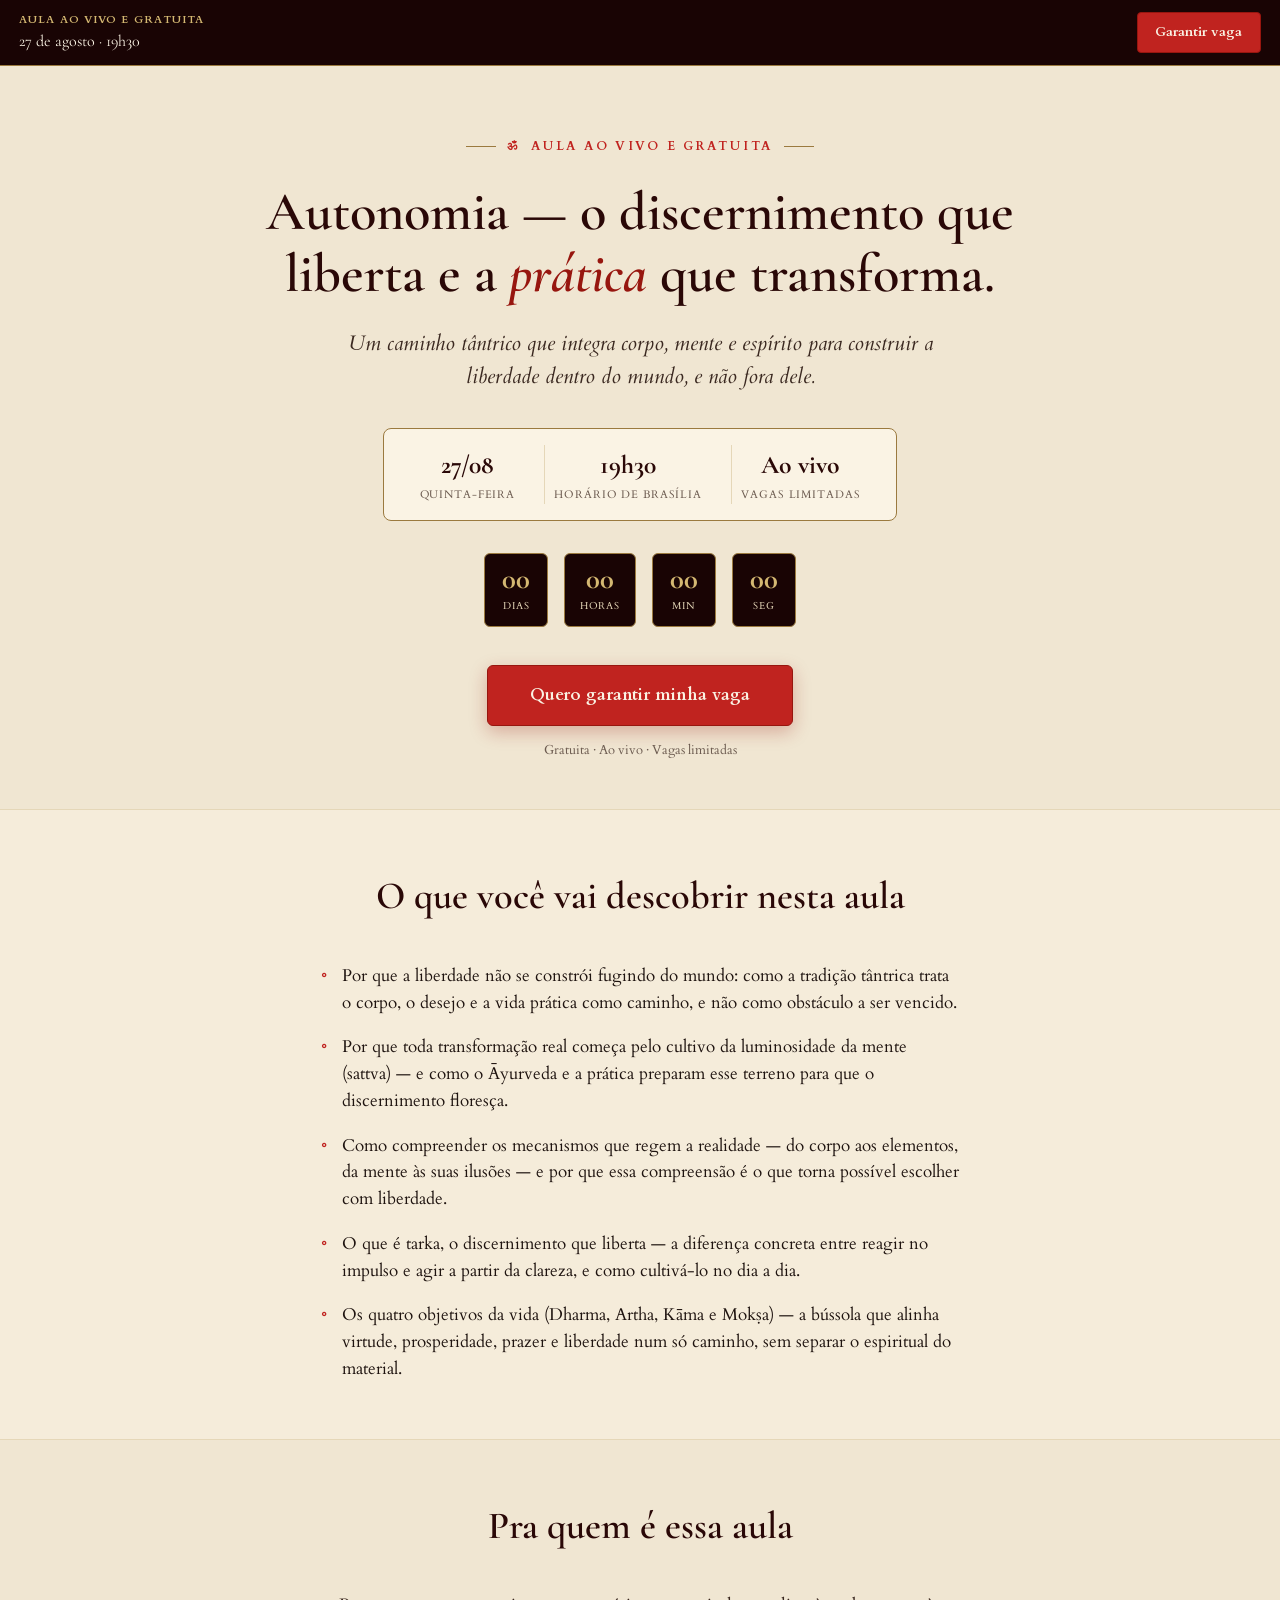
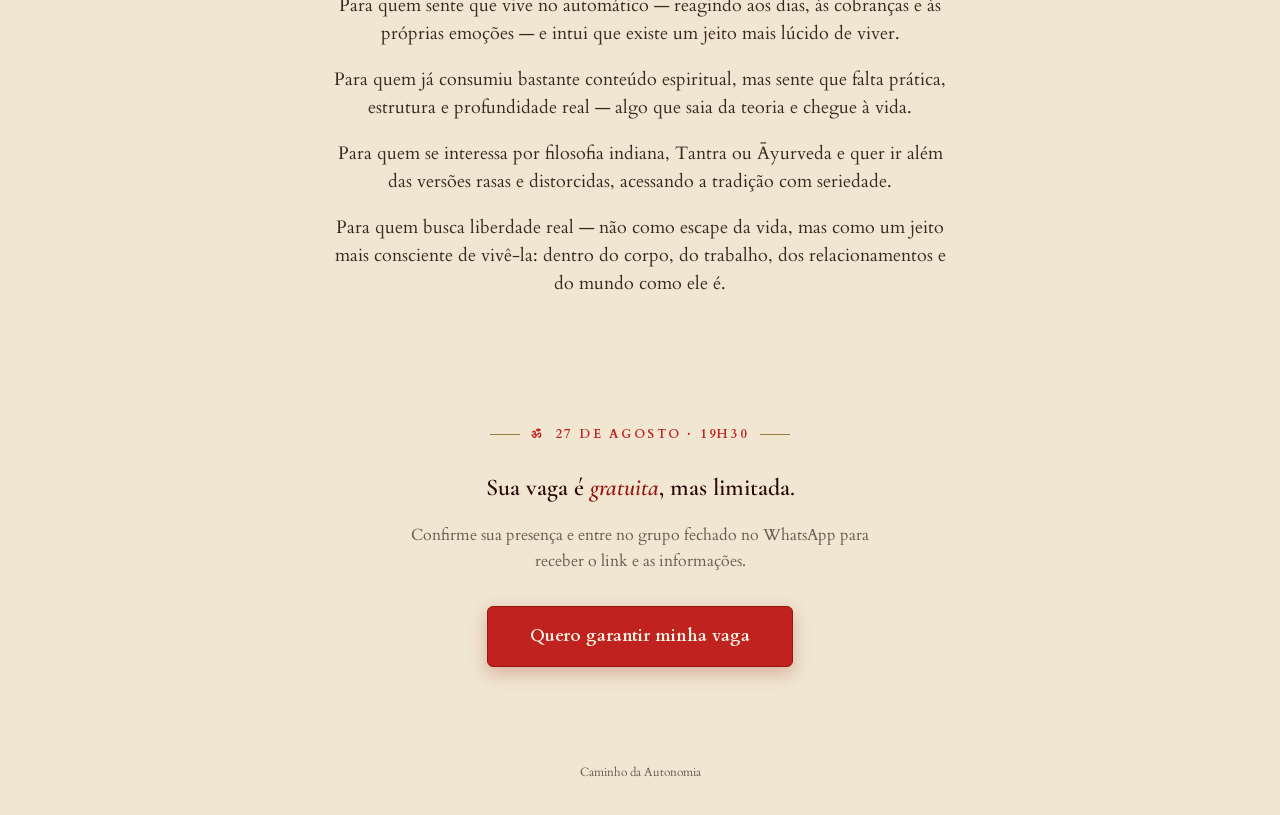
<file: aula.html>
<!DOCTYPE html>
<html lang="pt-BR">
<head>
<meta charset="UTF-8">
<!-- Meta Pixel Code -->
<script>
!function(f,b,e,v,n,t,s)
{if(f.fbq)return;n=f.fbq=function(){n.callMethod?
n.callMethod.apply(n,arguments):n.queue.push(arguments)};
if(!f._fbq)f._fbq=n;n.push=n;n.loaded=!0;n.version='2.0';
n.queue=[];t=b.createElement(e);t.async=!0;
t.src=v;s=b.getElementsByTagName(e)[0];
s.parentNode.insertBefore(t,s)}(window, document,'script',
'https://connect.facebook.net/en_US/fbevents.js');
fbq('init', '1217417730189284');
fbq('track', 'PageView');
fbq('track', 'ViewContent');
</script>
<noscript><img height="1" width="1" style="display:none"
src="https://www.facebook.com/tr?id=1217417730189284&ev=PageView&noscript=1"
/></noscript>
<!-- End Meta Pixel Code -->
<meta name="viewport" content="width=device-width, initial-scale=1.0">
<title>Autonomia · Aula ao vivo e gratuita — Caminho da Autonomia</title>
<meta name="description" content="Um caminho tântrico que integra corpo, mente e espírito para construir a liberdade dentro do mundo, e não fora dele. Aula ao vivo e gratuita, 27 de agosto às 19h30.">

<meta property="og:type" content="website">
<meta property="og:title" content="Autonomia — o discernimento que liberta e a prática que transforma">
<meta property="og:description" content="Aula ao vivo e gratuita · 27 de agosto às 19h30 · Um caminho tântrico que integra corpo, mente e espírito.">
<meta property="og:url" content="https://caminhodaautonomia.com/aula">
<link rel="canonical" href="https://caminhodaautonomia.com/aula">

<link rel="preconnect" href="https://fonts.googleapis.com">
<link rel="preconnect" href="https://fonts.gstatic.com" crossorigin>
<link href="https://fonts.googleapis.com/css2?family=Cormorant+Garamond:ital,wght@0,300;0,400;0,500;0,600;0,700;1,400;1,500&family=Cardo:ital,wght@0,400;0,700;1,400&family=Tiro+Devanagari+Sanskrit:ital@0;1&display=swap" rel="stylesheet">

<style>
:root {
  --parchment: #F0E6D2;
  --parchment-deep: #E5D7B8;
  --parchment-soft: #F5ECDA;
  --ink: #1F1410;
  --ink-deep: #14090A;
  --ink-soft: #3A2820;
  --ink-mute: #6B5A4F;
  --saffron: #C0231F;
  --saffron-bright: #D8352A;
  --saffron-deep: #97160F;
  --gold: #C9A656;
  --gold-soft: #D4B872;
  --gold-deep: #9B7A3F;
  --maroon: #2A0807;
  --maroon-deep: #190404;
  --cream: #FAF3E4;
}

* { box-sizing: border-box; margin: 0; padding: 0; }

body {
  background: var(--parchment);
  color: var(--ink);
  font-family: 'Cardo', serif;
  line-height: 1.6;
  -webkit-font-smoothing: antialiased;
}

h1, h2, h3 { font-family: 'Cormorant Garamond', serif; color: var(--maroon); font-weight: 600; }

em { font-style: italic; color: var(--saffron-deep); }

.container { max-width: 900px; margin: 0 auto; padding: 0 1.5rem; }

/* ===== STICKY TOP BAR ===== */
.sticky-bar {
  position: sticky; top: 0; z-index: 50;
  display: flex; align-items: center; justify-content: space-between;
  gap: 1rem; padding: 0.7rem 1.2rem;
  background: var(--maroon-deep); border-bottom: 1px solid var(--gold-deep);
}
.sticky-bar .label { font-size: 0.68rem; letter-spacing: 0.1em; text-transform: uppercase; color: var(--gold-soft); font-weight: 700; }
.sticky-bar .value { font-family: 'Cormorant Garamond', serif; color: var(--cream); font-size: 1rem; }
.sticky-bar .btn-sticky {
  background: var(--saffron); color: var(--cream); border: 1px solid var(--saffron-deep);
  padding: 0.55rem 1.1rem; border-radius: 4px; text-decoration: none; font-weight: 700;
  font-size: 0.85rem; white-space: nowrap;
}
.sticky-bar .btn-sticky:hover { background: var(--saffron-bright); }

/* ===== HERO ===== */
.hero { padding: 4rem 0 3rem; text-align: center; }
.eyebrow {
  display: inline-flex; align-items: center; gap: 0.7rem;
  font-size: 0.78rem; letter-spacing: 0.22em; text-transform: uppercase;
  color: var(--saffron); font-weight: 700; margin-bottom: 1.5rem;
}
.eyebrow::before, .eyebrow::after { content: ''; width: 30px; height: 1px; background: var(--gold-deep); }
h1 { font-size: clamp(2.1rem, 5vw, 3.4rem); line-height: 1.15; margin-bottom: 1.3rem; }
.hero-subhead {
  font-size: clamp(1.05rem, 2vw, 1.3rem); color: var(--ink-soft); max-width: 640px;
  margin: 0 auto 2.2rem; font-style: italic;
}

/* ===== DATE CARD ===== */
.date-card {
  display: inline-flex; flex-wrap: wrap; align-items: center; justify-content: center;
  gap: 0.5rem 1.2rem; background: var(--cream); border: 1px solid var(--gold-deep);
  border-radius: 8px; padding: 1rem 1.6rem; margin-bottom: 2rem;
}
.date-card .item { display: flex; flex-direction: column; align-items: center; padding: 0 0.6rem; }
.date-card .item + .item { border-left: 1px solid var(--parchment-deep); }
.date-card .num { font-family: 'Cormorant Garamond', serif; font-size: 1.6rem; font-weight: 700; color: var(--maroon); }
.date-card .txt { font-size: 0.68rem; letter-spacing: 0.08em; text-transform: uppercase; color: var(--ink-mute); }

/* ===== COUNTDOWN ===== */
.countdown { display: flex; justify-content: center; gap: 1rem; margin-bottom: 2.4rem; }
.countdown .box { background: var(--maroon-deep); border: 1px solid var(--gold-deep); border-radius: 6px; padding: 0.7rem 0.9rem; min-width: 64px; text-align: center; }
.countdown .box .n { font-family: 'Cormorant Garamond', serif; font-size: 1.8rem; font-weight: 700; color: var(--gold-soft); line-height: 1; }
.countdown .box .l { font-size: 0.62rem; letter-spacing: 0.1em; text-transform: uppercase; color: var(--parchment-deep); margin-top: 0.3rem; }

/* ===== CTA BUTTON ===== */
.btn-primary {
  display: inline-block; background: var(--saffron); color: var(--cream);
  font-weight: 700; font-size: 1.05rem; padding: 1rem 2.6rem; border-radius: 6px;
  text-decoration: none; border: 1px solid var(--saffron-deep);
  box-shadow: 0 6px 18px rgba(151,22,15,0.28);
}
.btn-primary:hover { background: var(--saffron-bright); }
.cta-note { font-size: 0.82rem; color: var(--ink-mute); margin-top: 0.9rem; }

/* ===== SECTIONS ===== */
section.block { padding: 3.5rem 0; }
section.block.alt { background: var(--parchment-soft); border-top: 1px solid var(--parchment-deep); border-bottom: 1px solid var(--parchment-deep); }
.block h2 { font-size: clamp(1.7rem, 3.5vw, 2.4rem); text-align: center; margin-bottom: 2.2rem; }

.discover-list { list-style: none; display: flex; flex-direction: column; gap: 1.1rem; max-width: 640px; margin: 0 auto; }
.discover-list li { display: flex; gap: 0.9rem; align-items: flex-start; font-size: 1.05rem; }
.discover-list li .mark { color: var(--saffron); font-size: 1.3rem; line-height: 1.2; font-family: 'Cormorant Garamond', serif; }

.for-who { max-width: 620px; margin: 0 auto; text-align: center; font-size: 1.1rem; color: var(--ink-soft); }
.for-who p + p { margin-top: 1.1rem; }

/* ===== FINAL CTA ===== */
.final-cta { text-align: center; padding: 4rem 0; }
.final-cta h2 { margin-bottom: 1rem; }
.final-cta p.lede { color: var(--ink-mute); max-width: 500px; margin: 0 auto 2rem; }

footer { text-align: center; padding: 2rem 0; font-size: 0.78rem; color: var(--ink-mute); }

@media (max-width: 640px) {
  .countdown { gap: 0.6rem; }
  .countdown .box { min-width: 54px; padding: 0.55rem 0.6rem; }
  .date-card { padding: 0.9rem 1.1rem; }
}
</style>
</head>
<body>

<!-- === STICKY TOP BAR === -->
<div class="sticky-bar">
  <div>
    <div class="label">Aula ao vivo e gratuita</div>
    <div class="value">27 de agosto · 19h30</div>
  </div>
  <a href="#inscricao" class="btn-sticky">Garantir vaga</a>
</div>

<main>

<!-- ===== HERO ===== -->
<section class="hero">
  <div class="container">
    <span class="eyebrow">ॐ&nbsp;&nbsp;Aula ao vivo e gratuita</span>
    <h1>Autonomia — o discernimento que liberta e a <em>prática</em> que transforma.</h1>
    <p class="hero-subhead">Um caminho tântrico que integra corpo, mente e espírito para construir a liberdade dentro do mundo, e não fora dele.</p>

    <div class="date-card">
      <div class="item">
        <span class="num">27/08</span>
        <span class="txt">Quinta-feira</span>
      </div>
      <div class="item">
        <span class="num">19h30</span>
        <span class="txt">Horário de Brasília</span>
      </div>
      <div class="item">
        <span class="num">Ao vivo</span>
        <span class="txt">Vagas limitadas</span>
      </div>
    </div>

    <div class="countdown" id="countdown">
      <div class="box"><div class="n" id="cd-days">--</div><div class="l">dias</div></div>
      <div class="box"><div class="n" id="cd-hours">--</div><div class="l">horas</div></div>
      <div class="box"><div class="n" id="cd-min">--</div><div class="l">min</div></div>
      <div class="box"><div class="n" id="cd-sec">--</div><div class="l">seg</div></div>
    </div>

    <div id="inscricao">
      <a href="https://chat.whatsapp.com/FAkAv87tEyYCftjUbck6sD?s=cl&p=i&ilr=4&amv=0" class="btn-primary" target="_blank" rel="noopener" onclick="fbq('track','Lead');">Quero garantir minha vaga</a>
      <div class="cta-note">Gratuita · Ao vivo · Vagas limitadas</div>
    </div>
  </div>
</section>

<!-- ===== O QUE VOCÊ VAI DESCOBRIR ===== -->
<section class="block alt">
  <div class="container">
    <h2>O que você vai descobrir nesta aula</h2>
    <ul class="discover-list">
      <li><span class="mark">॰</span><span>Por que a liberdade não se constrói fugindo do mundo: como a tradição tântrica trata o corpo, o desejo e a vida prática como caminho, e não como obstáculo a ser vencido.</span></li>
      <li><span class="mark">॰</span><span>Por que toda transformação real começa pelo cultivo da luminosidade da mente (sattva) — e como o Āyurveda e a prática preparam esse terreno para que o discernimento floresça.</span></li>
      <li><span class="mark">॰</span><span>Como compreender os mecanismos que regem a realidade — do corpo aos elementos, da mente às suas ilusões — e por que essa compreensão é o que torna possível escolher com liberdade.</span></li>
      <li><span class="mark">॰</span><span>O que é tarka, o discernimento que liberta — a diferença concreta entre reagir no impulso e agir a partir da clareza, e como cultivá-lo no dia a dia.</span></li>
      <li><span class="mark">॰</span><span>Os quatro objetivos da vida (Dharma, Artha, Kāma e Mokṣa) — a bússola que alinha virtude, prosperidade, prazer e liberdade num só caminho, sem separar o espiritual do material.</span></li>
    </ul>
  </div>
</section>

<!-- ===== PRA QUEM É ===== -->
<section class="block">
  <div class="container">
    <h2>Pra quem é essa aula</h2>
    <div class="for-who">
      <p>Para quem sente que vive no automático — reagindo aos dias, às cobranças e às próprias emoções — e intui que existe um jeito mais lúcido de viver.</p>
      <p>Para quem já consumiu bastante conteúdo espiritual, mas sente que falta prática, estrutura e profundidade real — algo que saia da teoria e chegue à vida.</p>
      <p>Para quem se interessa por filosofia indiana, Tantra ou Āyurveda e quer ir além das versões rasas e distorcidas, acessando a tradição com seriedade.</p>
      <p>Para quem busca liberdade real — não como escape da vida, mas como um jeito mais consciente de vivê-la: dentro do corpo, do trabalho, dos relacionamentos e do mundo como ele é.</p>
    </div>
  </div>
</section>

<!-- ===== CTA FINAL ===== -->
<section class="final-cta">
  <div class="container">
    <span class="eyebrow centered" style="justify-content:center;">ॐ&nbsp;&nbsp;27 de agosto · 19h30</span>
    <h2>Sua vaga é <em>gratuita</em>, mas limitada.</h2>
    <p class="lede">Confirme sua presença e entre no grupo fechado no WhatsApp para receber o link e as informações.</p>
    <a href="https://chat.whatsapp.com/FAkAv87tEyYCftjUbck6sD?s=cl&p=i&ilr=4&amv=0" class="btn-primary" target="_blank" rel="noopener" onclick="fbq('track','Lead');">Quero garantir minha vaga</a>
  </div>
</section>

</main>

<footer>Caminho da Autonomia</footer>

<script>
(function () {
  var target = new Date("2026-08-27T19:30:00-03:00").getTime();
  var daysEl = document.getElementById("cd-days");
  var hoursEl = document.getElementById("cd-hours");
  var minEl = document.getElementById("cd-min");
  var secEl = document.getElementById("cd-sec");

  function pad(n) { return String(n).padStart(2, "0"); }

  function tick() {
    var now = new Date().getTime();
    var diff = target - now;
    if (diff <= 0) {
      daysEl.textContent = "00"; hoursEl.textContent = "00"; minEl.textContent = "00"; secEl.textContent = "00";
      return;
    }
    var days = Math.floor(diff / 86400000);
    var hours = Math.floor((diff % 86400000) / 3600000);
    var min = Math.floor((diff % 3600000) / 60000);
    var sec = Math.floor((diff % 60000) / 1000);
    daysEl.textContent = pad(days);
    hoursEl.textContent = pad(hours);
    minEl.textContent = pad(min);
    secEl.textContent = pad(sec);
  }

  tick();
  setInterval(tick, 1000);
})();
</script>

</body>
</html>
</file>
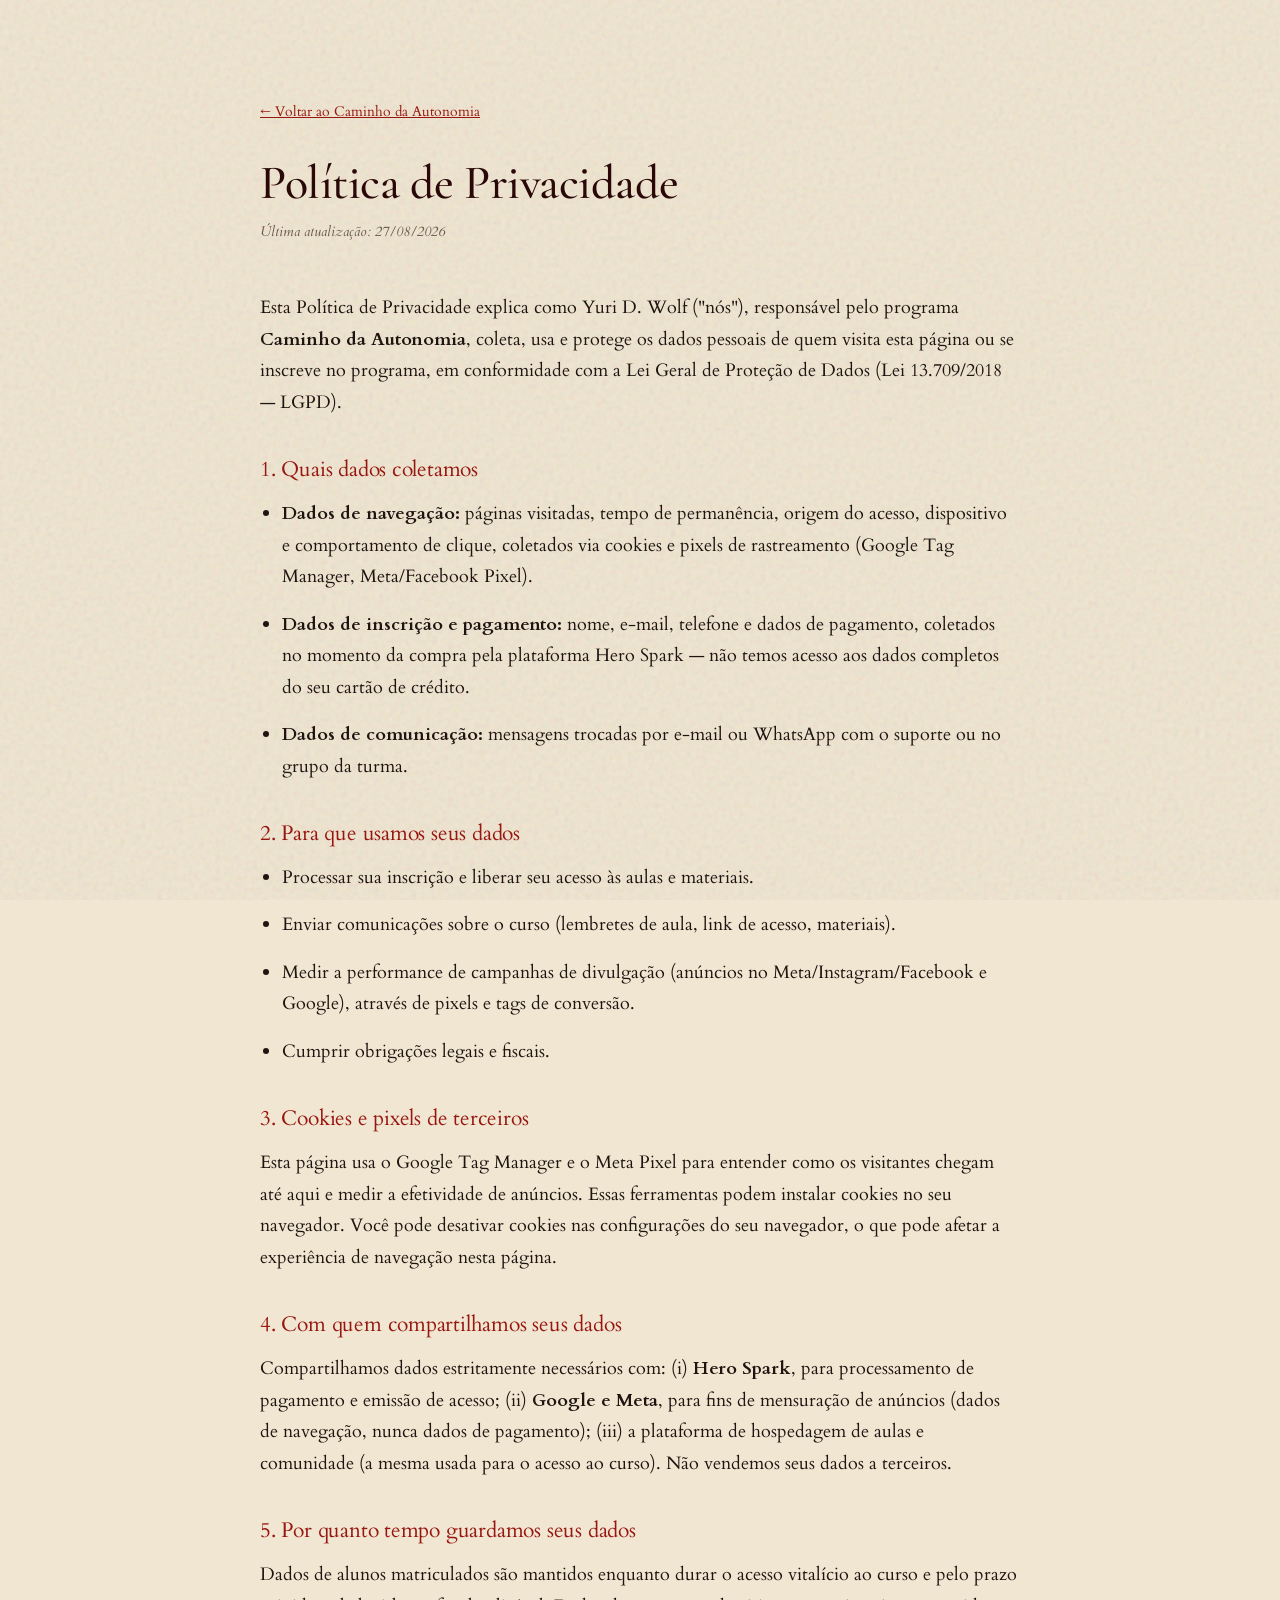
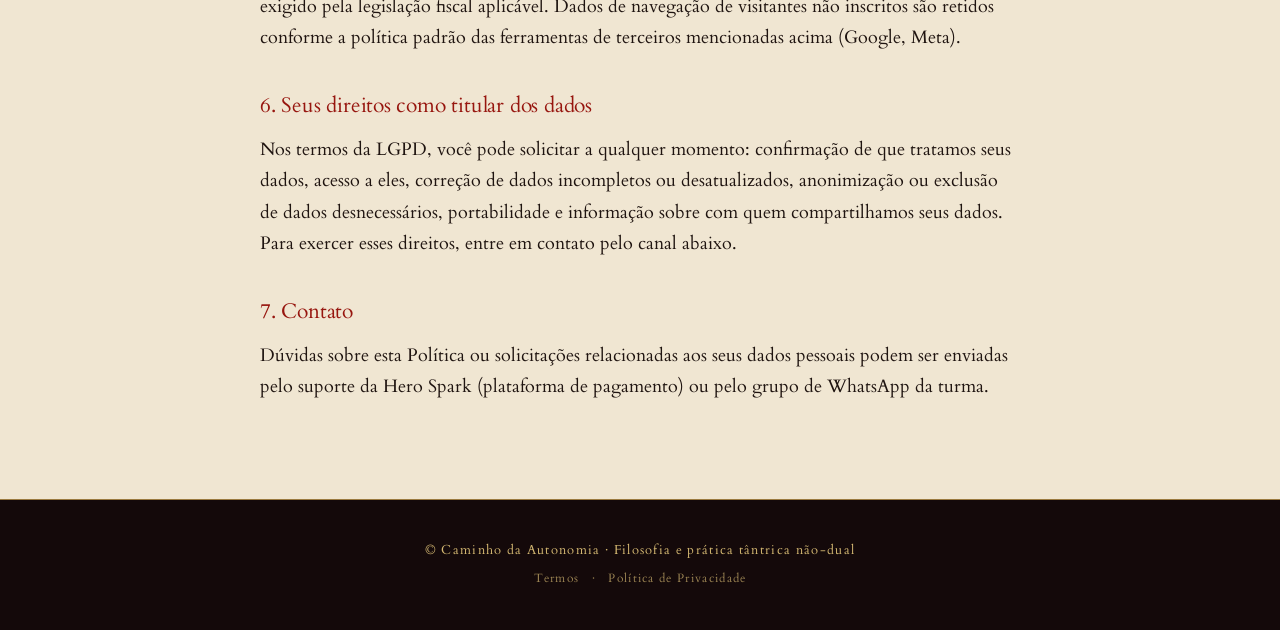
<file: privacidade.html>
<!DOCTYPE html>
<html lang="pt-BR">
<head>
<meta charset="UTF-8">
<meta name="viewport" content="width=device-width, initial-scale=1.0">
<title>Política de Privacidade · Caminho da Autonomia</title>
<meta name="robots" content="noindex">

<link rel="preconnect" href="https://fonts.googleapis.com">
<link rel="preconnect" href="https://fonts.gstatic.com" crossorigin>
<link href="https://fonts.googleapis.com/css2?family=Cormorant+Garamond:ital,wght@0,300;0,400;0,500;0,600;0,700;1,400;1,500&family=Cardo:ital,wght@0,400;0,700;1,400&display=swap" rel="stylesheet">
<link rel="icon" type="image/png" href="favicon.png">
<link rel="stylesheet" href="style.css">
<style>
  .legal-page { padding: 6rem 0 5rem; }
  .legal-page h1 { font-family: 'Cormorant Garamond', serif; font-size: clamp(2.2rem, 4vw, 3rem); color: var(--maroon); margin-bottom: 0.5rem; }
  .legal-page .updated { color: var(--ink-mute); font-size: 0.9rem; margin-bottom: 3rem; font-style: italic; }
  .legal-page h2 { font-family: 'Cardo', serif; font-size: 1.3rem; color: var(--saffron-deep); margin: 2.5rem 0 1rem; }
  .legal-page p, .legal-page li { color: var(--ink); line-height: 1.75; margin-bottom: 1rem; }
  .legal-page ul { padding-left: 1.4rem; }
  .legal-page a { color: var(--saffron-deep); }
  .legal-page .placeholder { background: rgba(216, 53, 42, 0.08); border-left: 3px solid var(--saffron-bright); padding: 0.15rem 0.5rem; }
  .back-link { display: inline-block; margin-bottom: 2rem; color: var(--ink-mute); font-size: 0.9rem; }
</style>
</head>
<body>

<main>
<section class="legal-page">
  <div class="container-narrow">
    <a href="index.html" class="back-link">&larr; Voltar ao Caminho da Autonomia</a>
    <h1>Política de Privacidade</h1>
    <p class="updated">Última atualização: 27/08/2026</p>

    <p>Esta Política de Privacidade explica como Yuri D. Wolf ("nós"), responsável pelo programa <strong>Caminho da Autonomia</strong>, coleta, usa e protege os dados pessoais de quem visita esta página ou se inscreve no programa, em conformidade com a Lei Geral de Proteção de Dados (Lei 13.709/2018 — LGPD).</p>

    <h2>1. Quais dados coletamos</h2>
    <ul>
      <li><strong>Dados de navegação:</strong> páginas visitadas, tempo de permanência, origem do acesso, dispositivo e comportamento de clique, coletados via cookies e pixels de rastreamento (Google Tag Manager, Meta/Facebook Pixel).</li>
      <li><strong>Dados de inscrição e pagamento:</strong> nome, e-mail, telefone e dados de pagamento, coletados no momento da compra pela plataforma Hero Spark — não temos acesso aos dados completos do seu cartão de crédito.</li>
      <li><strong>Dados de comunicação:</strong> mensagens trocadas por e-mail ou WhatsApp com o suporte ou no grupo da turma.</li>
    </ul>

    <h2>2. Para que usamos seus dados</h2>
    <ul>
      <li>Processar sua inscrição e liberar seu acesso às aulas e materiais.</li>
      <li>Enviar comunicações sobre o curso (lembretes de aula, link de acesso, materiais).</li>
      <li>Medir a performance de campanhas de divulgação (anúncios no Meta/Instagram/Facebook e Google), através de pixels e tags de conversão.</li>
      <li>Cumprir obrigações legais e fiscais.</li>
    </ul>

    <h2>3. Cookies e pixels de terceiros</h2>
    <p>Esta página usa o Google Tag Manager e o Meta Pixel para entender como os visitantes chegam até aqui e medir a efetividade de anúncios. Essas ferramentas podem instalar cookies no seu navegador. Você pode desativar cookies nas configurações do seu navegador, o que pode afetar a experiência de navegação nesta página.</p>

    <h2>4. Com quem compartilhamos seus dados</h2>
    <p>Compartilhamos dados estritamente necessários com: (i) <strong>Hero Spark</strong>, para processamento de pagamento e emissão de acesso; (ii) <strong>Google e Meta</strong>, para fins de mensuração de anúncios (dados de navegação, nunca dados de pagamento); (iii) a plataforma de hospedagem de aulas e comunidade (a mesma usada para o acesso ao curso). Não vendemos seus dados a terceiros.</p>

    <h2>5. Por quanto tempo guardamos seus dados</h2>
    <p>Dados de alunos matriculados são mantidos enquanto durar o acesso vitalício ao curso e pelo prazo exigido pela legislação fiscal aplicável. Dados de navegação de visitantes não inscritos são retidos conforme a política padrão das ferramentas de terceiros mencionadas acima (Google, Meta).</p>

    <h2>6. Seus direitos como titular dos dados</h2>
    <p>Nos termos da LGPD, você pode solicitar a qualquer momento: confirmação de que tratamos seus dados, acesso a eles, correção de dados incompletos ou desatualizados, anonimização ou exclusão de dados desnecessários, portabilidade e informação sobre com quem compartilhamos seus dados. Para exercer esses direitos, entre em contato pelo canal abaixo.</p>

    <h2>7. Contato</h2>
    <p>Dúvidas sobre esta Política ou solicitações relacionadas aos seus dados pessoais podem ser enviadas pelo suporte da Hero Spark (plataforma de pagamento) ou pelo grupo de WhatsApp da turma.</p>
  </div>
</section>
</main>

<footer>
  © Caminho da Autonomia · Filosofia e prática tântrica não-dual
  <div class="links">
    <a href="termos.html">Termos</a> · <a href="privacidade.html">Política de Privacidade</a>
  </div>
</footer>

</body>
</html>
</file>
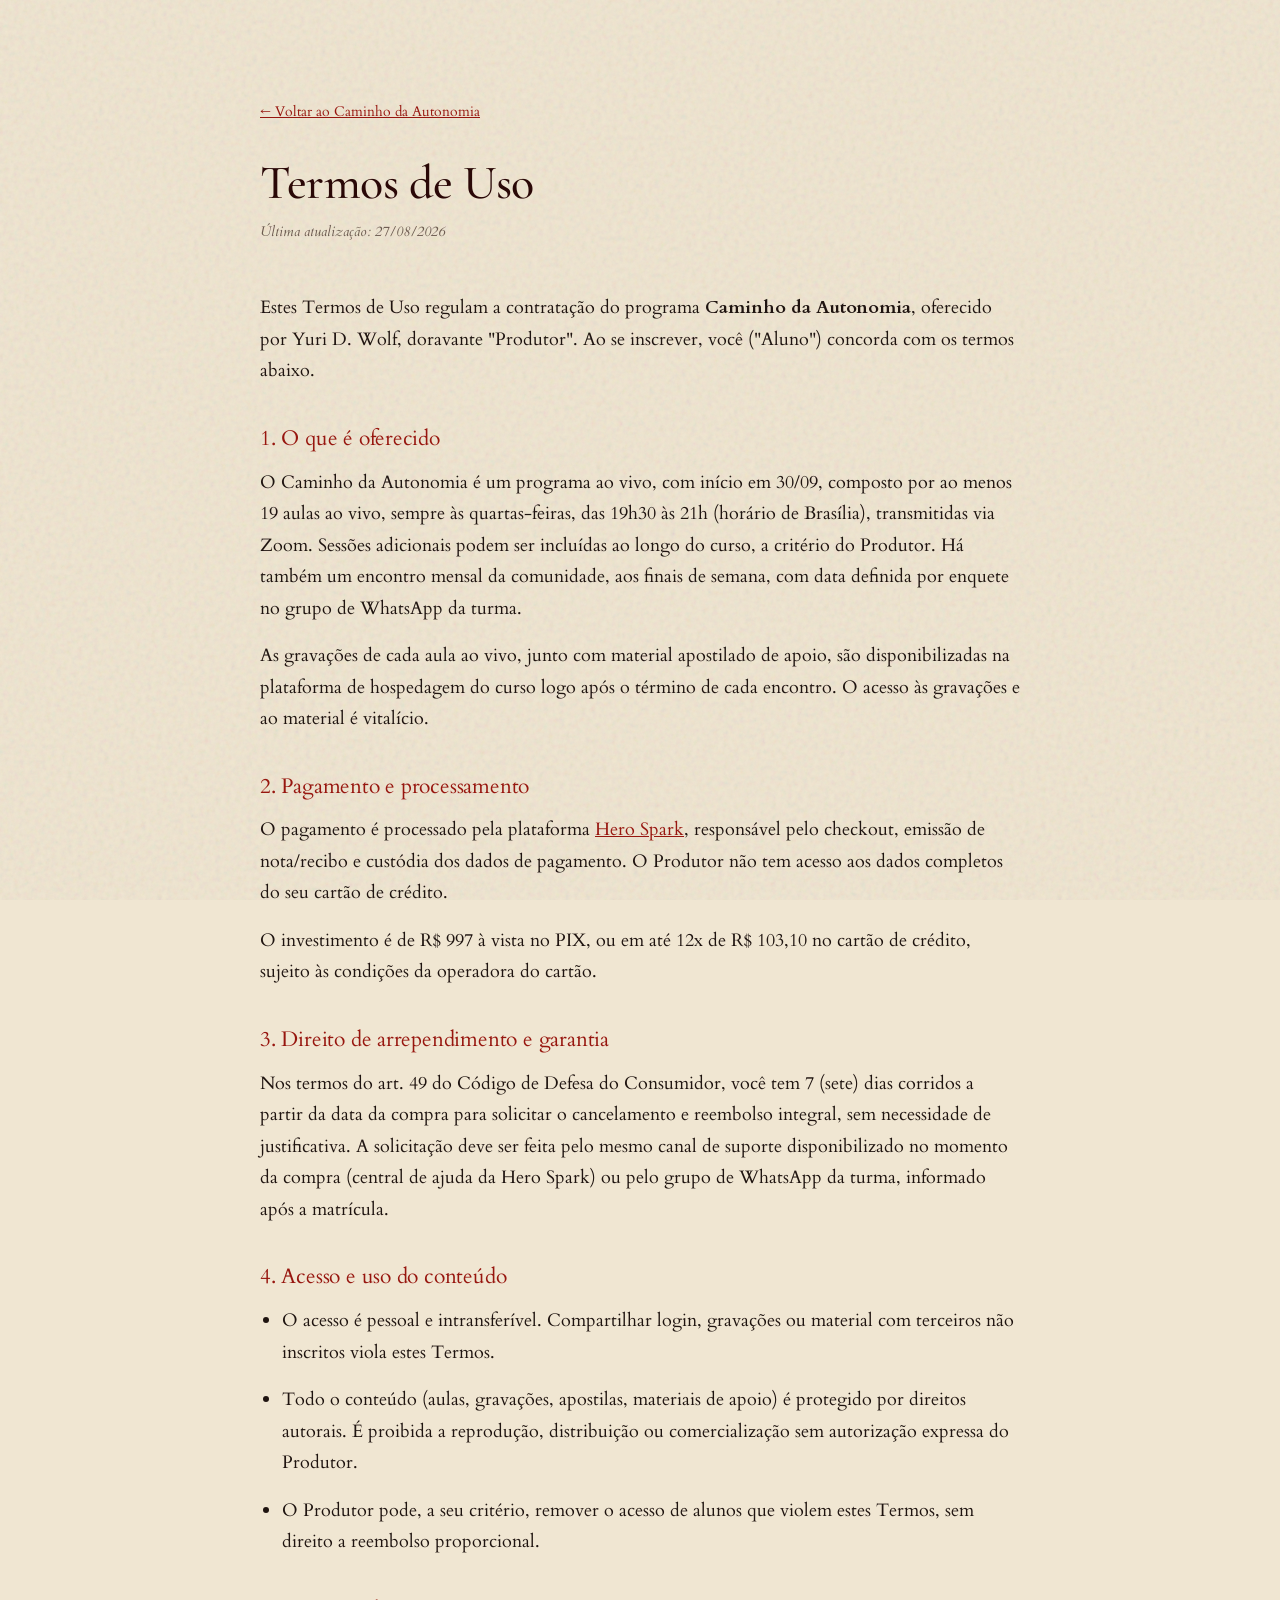
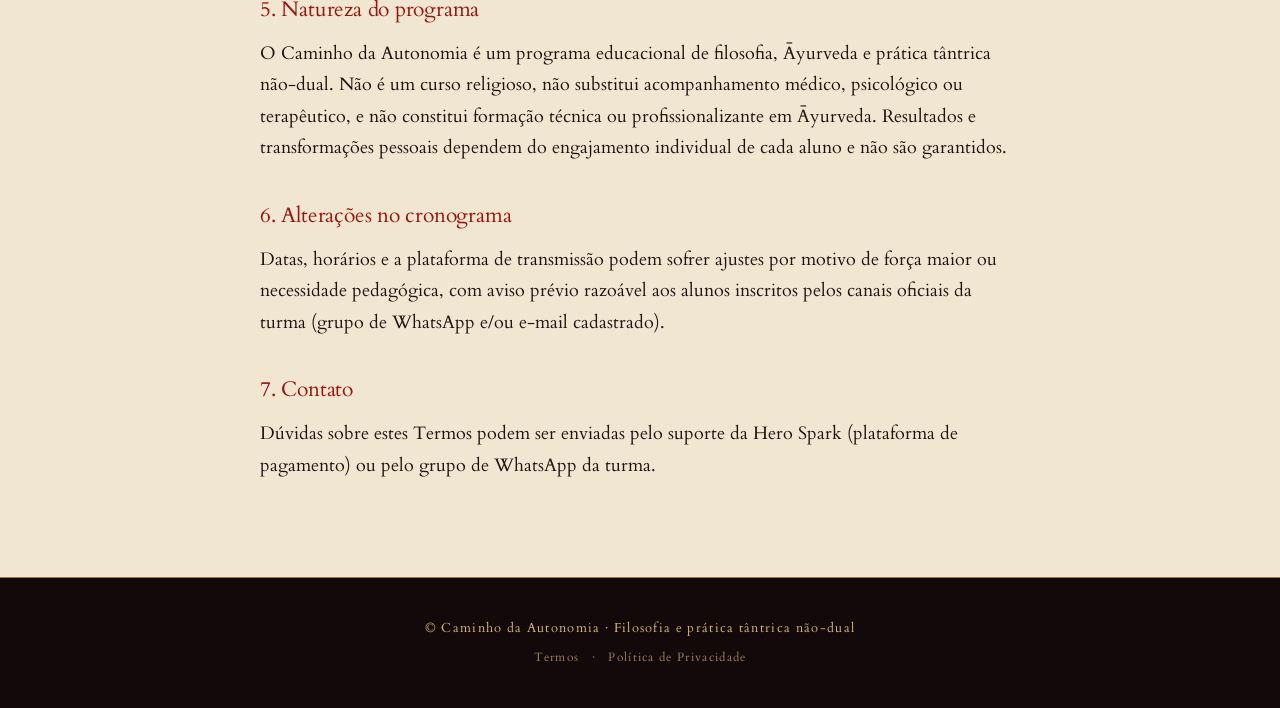
<file: termos.html>
<!DOCTYPE html>
<html lang="pt-BR">
<head>
<meta charset="UTF-8">
<meta name="viewport" content="width=device-width, initial-scale=1.0">
<title>Termos de Uso · Caminho da Autonomia</title>
<meta name="robots" content="noindex">

<link rel="preconnect" href="https://fonts.googleapis.com">
<link rel="preconnect" href="https://fonts.gstatic.com" crossorigin>
<link href="https://fonts.googleapis.com/css2?family=Cormorant+Garamond:ital,wght@0,300;0,400;0,500;0,600;0,700;1,400;1,500&family=Cardo:ital,wght@0,400;0,700;1,400&display=swap" rel="stylesheet">
<link rel="icon" type="image/png" href="favicon.png">
<link rel="stylesheet" href="style.css">
<style>
  .legal-page { padding: 6rem 0 5rem; }
  .legal-page h1 { font-family: 'Cormorant Garamond', serif; font-size: clamp(2.2rem, 4vw, 3rem); color: var(--maroon); margin-bottom: 0.5rem; }
  .legal-page .updated { color: var(--ink-mute); font-size: 0.9rem; margin-bottom: 3rem; font-style: italic; }
  .legal-page h2 { font-family: 'Cardo', serif; font-size: 1.3rem; color: var(--saffron-deep); margin: 2.5rem 0 1rem; }
  .legal-page p, .legal-page li { color: var(--ink); line-height: 1.75; margin-bottom: 1rem; }
  .legal-page ul { padding-left: 1.4rem; }
  .legal-page a { color: var(--saffron-deep); }
  .legal-page .placeholder { background: rgba(216, 53, 42, 0.08); border-left: 3px solid var(--saffron-bright); padding: 0.15rem 0.5rem; }
  .back-link { display: inline-block; margin-bottom: 2rem; color: var(--ink-mute); font-size: 0.9rem; }
</style>
</head>
<body>

<main>
<section class="legal-page">
  <div class="container-narrow">
    <a href="index.html" class="back-link">&larr; Voltar ao Caminho da Autonomia</a>
    <h1>Termos de Uso</h1>
    <p class="updated">Última atualização: 27/08/2026</p>

    <p>Estes Termos de Uso regulam a contratação do programa <strong>Caminho da Autonomia</strong>, oferecido por Yuri D. Wolf, doravante "Produtor". Ao se inscrever, você ("Aluno") concorda com os termos abaixo.</p>

    <h2>1. O que é oferecido</h2>
    <p>O Caminho da Autonomia é um programa ao vivo, com início em 30/09, composto por ao menos 19 aulas ao vivo, sempre às quartas-feiras, das 19h30 às 21h (horário de Brasília), transmitidas via Zoom. Sessões adicionais podem ser incluídas ao longo do curso, a critério do Produtor. Há também um encontro mensal da comunidade, aos finais de semana, com data definida por enquete no grupo de WhatsApp da turma.</p>
    <p>As gravações de cada aula ao vivo, junto com material apostilado de apoio, são disponibilizadas na plataforma de hospedagem do curso logo após o término de cada encontro. O acesso às gravações e ao material é vitalício.</p>

    <h2>2. Pagamento e processamento</h2>
    <p>O pagamento é processado pela plataforma <a href="https://herospark.com" target="_blank" rel="noopener">Hero Spark</a>, responsável pelo checkout, emissão de nota/recibo e custódia dos dados de pagamento. O Produtor não tem acesso aos dados completos do seu cartão de crédito.</p>
    <p>O investimento é de R$ 997 à vista no PIX, ou em até 12x de R$ 103,10 no cartão de crédito, sujeito às condições da operadora do cartão.</p>

    <h2>3. Direito de arrependimento e garantia</h2>
    <p>Nos termos do art. 49 do Código de Defesa do Consumidor, você tem 7 (sete) dias corridos a partir da data da compra para solicitar o cancelamento e reembolso integral, sem necessidade de justificativa. A solicitação deve ser feita pelo mesmo canal de suporte disponibilizado no momento da compra (central de ajuda da Hero Spark) ou pelo grupo de WhatsApp da turma, informado após a matrícula.</p>

    <h2>4. Acesso e uso do conteúdo</h2>
    <ul>
      <li>O acesso é pessoal e intransferível. Compartilhar login, gravações ou material com terceiros não inscritos viola estes Termos.</li>
      <li>Todo o conteúdo (aulas, gravações, apostilas, materiais de apoio) é protegido por direitos autorais. É proibida a reprodução, distribuição ou comercialização sem autorização expressa do Produtor.</li>
      <li>O Produtor pode, a seu critério, remover o acesso de alunos que violem estes Termos, sem direito a reembolso proporcional.</li>
    </ul>

    <h2>5. Natureza do programa</h2>
    <p>O Caminho da Autonomia é um programa educacional de filosofia, Āyurveda e prática tântrica não-dual. Não é um curso religioso, não substitui acompanhamento médico, psicológico ou terapêutico, e não constitui formação técnica ou profissionalizante em Āyurveda. Resultados e transformações pessoais dependem do engajamento individual de cada aluno e não são garantidos.</p>

    <h2>6. Alterações no cronograma</h2>
    <p>Datas, horários e a plataforma de transmissão podem sofrer ajustes por motivo de força maior ou necessidade pedagógica, com aviso prévio razoável aos alunos inscritos pelos canais oficiais da turma (grupo de WhatsApp e/ou e-mail cadastrado).</p>

    <h2>7. Contato</h2>
    <p>Dúvidas sobre estes Termos podem ser enviadas pelo suporte da Hero Spark (plataforma de pagamento) ou pelo grupo de WhatsApp da turma.</p>
  </div>
</section>
</main>

<footer>
  © Caminho da Autonomia · Filosofia e prática tântrica não-dual
  <div class="links">
    <a href="termos.html">Termos</a> · <a href="privacidade.html">Política de Privacidade</a>
  </div>
</footer>

</body>
</html>
</file>
<file: style.css>
:root {
  --parchment: #F0E6D2;
  --parchment-deep: #E5D7B8;
  --parchment-soft: #F5ECDA;
  --ink: #1F1410;
  --ink-deep: #14090A;
  --ink-soft: #3A2820;
  --ink-mute: #6B5A4F;
  --saffron: #C0231F;
  --saffron-bright: #D8352A;
  --saffron-deep: #97160F;
  --gold: #C9A656;
  --gold-soft: #D4B872;
  --gold-deep: #9B7A3F;
  --maroon: #2A0807;
  --maroon-deep: #190404;
  --cream: #FAF5E8;
  --success: #2E7D32;
}

* { margin: 0; padding: 0; box-sizing: border-box; }
html { scroll-behavior: smooth; }

body {
  font-family: 'Cardo', Georgia, serif;
  background: var(--parchment);
  color: var(--ink);
  line-height: 1.65;
  font-size: 18px;
  overflow-x: hidden;
}

body::before {
  content: '';
  position: fixed;
  inset: 0;
  background-image: url("data:image/svg+xml,%3Csvg viewBox='0 0 200 200' xmlns='http://www.w3.org/2000/svg'%3E%3Cfilter id='n'%3E%3CfeTurbulence type='fractalNoise' baseFrequency='0.85' numOctaves='3' /%3E%3C/filter%3E%3Crect width='100%25' height='100%25' filter='url(%23n)' opacity='0.4'/%3E%3C/svg%3E");
  opacity: 0.35;
  pointer-events: none;
  z-index: 1;
  mix-blend-mode: multiply;
}

main { position: relative; z-index: 2; }

h1, h2, h3, h4 {
  font-family: 'Cormorant Garamond', Georgia, serif;
  font-weight: 500;
  letter-spacing: -0.01em;
  line-height: 1.15;
  color: var(--ink);
}

.devanagari { font-family: 'Tiro Devanagari Sanskrit', serif; }

/* === STICKY BAR === */
.sticky-bar {
  position: fixed;
  top: 0; left: 0; right: 0;
  background: var(--maroon-deep);
  color: var(--cream);
  z-index: 100;
  padding: 0.85rem 1.5rem;
  display: flex;
  align-items: center;
  justify-content: space-between;
  gap: 1.5rem;
  border-bottom: 1px solid var(--gold-deep);
  box-shadow: 0 2px 14px rgba(0,0,0,0.25);
  transform: translateY(-100%);
  transition: transform 0.35s ease;
}
.sticky-bar.visible { transform: translateY(0); }
.sticky-bar .info { display: flex; flex-direction: column; gap: 0.1rem; }
.sticky-bar .info .label {
  font-size: 0.7rem; letter-spacing: 0.28em; text-transform: uppercase;
  color: var(--gold-soft); font-weight: 700;
}
.sticky-bar .info .value {
  font-family: 'Cormorant Garamond', serif; font-size: 1.15rem;
  color: var(--cream); font-weight: 500;
}
.sticky-bar .btn-sticky {
  background: var(--saffron); color: var(--cream);
  padding: 0.8rem 1.6rem; border-radius: 3px;
  font-family: 'Cardo', serif; font-size: 0.82rem;
  letter-spacing: 0.18em; text-transform: uppercase; font-weight: 700;
  text-decoration: none; transition: background 0.2s, transform 0.15s;
  white-space: nowrap; border: 1px solid var(--saffron-deep);
}
.sticky-bar .btn-sticky:hover { background: var(--saffron-bright); transform: translateY(-1px); }
@media (max-width: 700px) {
  .sticky-bar { padding: 0.65rem 0.9rem; gap: 0.7rem; }
  .sticky-bar .info .label { display: none; }
  .sticky-bar .info .value { font-size: 0.92rem; }
  .sticky-bar .btn-sticky { padding: 0.65rem 1rem; font-size: 0.7rem; letter-spacing: 0.12em; }
}

/* === SECTIONS BASE === */
section { padding: 6rem 1.5rem; position: relative; }
.container { max-width: 1080px; margin: 0 auto; position: relative; }
.container-narrow { max-width: 760px; margin: 0 auto; position: relative; }

.eyebrow {
  font-family: 'Cardo', serif; font-size: 0.78rem; letter-spacing: 0.32em;
  text-transform: uppercase; color: var(--saffron); font-weight: 700;
  display: inline-flex; align-items: center; gap: 1rem; margin-bottom: 1.5rem;
}
.eyebrow::before, .eyebrow::after { content: ''; width: 30px; height: 1px; background: var(--gold-deep); }
.eyebrow.centered { display: flex; justify-content: center; }
.eyebrow.dark { color: var(--gold-soft); }
.eyebrow.dark::before, .eyebrow.dark::after { background: var(--gold); }

/* === BUTTONS === */
.btn-primary {
  display: inline-block; background: var(--saffron); color: var(--cream);
  padding: 1.2rem 2.4rem; border-radius: 4px; font-family: 'Cardo', serif;
  font-size: 1rem; letter-spacing: 0.16em; text-transform: uppercase; font-weight: 700;
  text-decoration: none; transition: all 0.2s; border: 1px solid var(--saffron-deep);
  box-shadow: 0 4px 14px rgba(151, 22, 15, 0.25); cursor: pointer;
}
.btn-primary:hover { background: var(--saffron-bright); transform: translateY(-2px); box-shadow: 0 6px 20px rgba(151, 22, 15, 0.35); }
.btn-primary.large { padding: 1.5rem 3rem; font-size: 1.1rem; letter-spacing: 0.2em; }
.btn-primary.huge { padding: 1.8rem 3.5rem; font-size: 1.2rem; letter-spacing: 0.2em; }
.btn-center { display: flex; justify-content: center; margin-top: 2.5rem; }

/* === HERO === */
.hero {
  background: var(--maroon-deep); color: var(--cream);
  padding: 7rem 1.5rem 5rem; min-height: 100vh;
  display: flex; align-items: center; position: relative; overflow: hidden;
}
.hero::before {
  content: ''; position: absolute; inset: 0;
  background: radial-gradient(ellipse at 30% 20%, rgba(192,35,31,0.16) 0%, transparent 55%);
  pointer-events: none;
}
.hero::after {
  content: ''; position: absolute; top: 50%; right: -10%; width: 60%; height: 60%;
  background: radial-gradient(circle, rgba(201,166,86,0.08) 0%, transparent 60%);
  pointer-events: none; transform: translateY(-50%);
}
.hero-grid {
  display: grid; grid-template-columns: 1fr 380px; gap: 4rem;
  align-items: center; position: relative; z-index: 2; width: 100%;
}

/* Introdução centralizada acima do vídeo — eyebrow + headline + subhead */
.hero-intro {
  max-width: 780px; margin: 0 auto 3rem; text-align: center;
  position: relative; z-index: 2;
}
.hero-intro .eyebrow { color: var(--gold-soft); }
.hero-intro .eyebrow::before, .hero-intro .eyebrow::after { background: var(--gold-deep); }
.hero-intro .hero-subhead { margin-left: auto; margin-right: auto; }

/* Vídeo da aula ao vivo, em destaque no topo do hero */
.hero-video {
  position: relative; width: 100%; max-width: 900px; margin: 0 auto 4rem;
  aspect-ratio: 16 / 9; border-radius: 8px; overflow: hidden;
  border: 1px solid var(--gold); box-shadow: 0 25px 70px rgba(0,0,0,0.5);
  background: var(--maroon); z-index: 2;
}
.hero-video iframe { position: absolute; inset: 0; width: 100%; height: 100%; border: 0; }

.hero h1 {
  font-size: clamp(2.6rem, 5.2vw, 4.4rem); color: var(--cream);
  margin-bottom: 1.8rem; font-weight: 500; letter-spacing: -0.015em;
}
.hero h1 em { font-style: italic; color: var(--saffron-bright); font-weight: 500; }
.hero-subhead {
  font-size: clamp(1.05rem, 1.4vw, 1.2rem); color: var(--parchment);
  line-height: 1.55; font-style: italic; font-family: 'Cormorant Garamond', serif;
  max-width: 560px; margin-bottom: 2.5rem; font-weight: 400;
}
.hero-bullets { list-style: none; margin-bottom: 2.5rem; }
.hero-bullets li {
  padding: 0.55rem 0; padding-left: 2rem; position: relative;
  color: var(--parchment); font-size: 1rem;
}
.hero-bullets li::before { content: '◆'; position: absolute; left: 0; top: 0.55rem; color: var(--saffron-bright); font-size: 0.85rem; }
.hero-bullets li strong { color: var(--cream); font-weight: 700; }

/* Hero Offer Card */
.offer-card {
  background: var(--parchment); color: var(--ink);
  padding: 2.5rem 2rem; border-radius: 6px; border: 1px solid var(--gold);
  position: relative; box-shadow: 0 20px 60px rgba(0,0,0,0.4);
}
.offer-card::before {
  content: ''; position: absolute; inset: 6px;
  border: 1px solid var(--saffron); border-radius: 3px; pointer-events: none;
}
.offer-card .offer-label {
  font-size: 0.7rem; letter-spacing: 0.28em; text-transform: uppercase;
  color: var(--saffron-deep); font-weight: 700; text-align: center;
  margin-bottom: 1.2rem; position: relative;
}
.offer-card .offer-title {
  font-family: 'Cormorant Garamond', serif; font-size: 1.4rem; text-align: center;
  margin-bottom: 1.5rem; color: var(--maroon); position: relative; font-weight: 600;
}
.offer-card .offer-divider { width: 60px; height: 1px; background: var(--gold); margin: 0 auto 1.5rem; position: relative; }
.offer-card .price-block { text-align: center; margin-bottom: 1.5rem; position: relative; }
.offer-card .price-main {
  font-family: 'Cormorant Garamond', serif; font-size: 2.6rem; color: var(--saffron-deep);
  font-weight: 700; display: block; line-height: 1; margin-bottom: 0.3rem;
}
.offer-card .price-pix { font-size: 0.78rem; letter-spacing: 0.18em; text-transform: uppercase; color: var(--ink-mute); font-weight: 700; }
.offer-card .price-installments { font-family: 'Cardo', serif; font-size: 1rem; color: var(--ink-soft); margin-top: 0.8rem; font-style: italic; }
.offer-card .price-installments strong { color: var(--ink); font-style: normal; font-weight: 700; }
.offer-card .btn-primary { display: block; width: 100%; text-align: center; position: relative; margin-bottom: 1.2rem; }
.offer-card .seal {
  display: flex; align-items: center; justify-content: center; gap: 0.6rem;
  font-size: 0.78rem; color: var(--ink-mute); letter-spacing: 0.05em; text-align: center;
  position: relative; padding-top: 0.5rem; border-top: 1px solid var(--parchment-deep);
}
.offer-card .seal svg { flex-shrink: 0; color: var(--success); }
@media (max-width: 900px) {
  .hero { padding: 6rem 1.2rem 4rem; min-height: auto; }
  .hero-grid { grid-template-columns: 1fr; gap: 3rem; }
  .offer-card { max-width: 420px; margin: 0 auto; }
  .hero-intro { margin-bottom: 2.2rem; }
  .hero-video { margin-bottom: 3rem; }
}

/* === TESTIMONIALS === */
.testimonials { background: var(--parchment); border-top: 1px solid var(--parchment-deep); }
.testimonials h2 { text-align: center; font-size: clamp(2rem, 3.8vw, 3rem); margin-bottom: 0.6rem; color: var(--maroon); }
.testimonials .lede {
  text-align: center; font-style: italic; color: var(--ink-soft);
  font-family: 'Cormorant Garamond', serif; font-size: 1.2rem; margin: 0 auto 3.5rem; max-width: 580px;
}
.text-testimonials { display: grid; grid-template-columns: repeat(auto-fit, minmax(280px, 1fr)); gap: 1.5rem; margin-bottom: 3rem; }
.testimonial-card {
  background: var(--parchment-soft); border: 1px solid var(--parchment-deep);
  border-left: 3px solid var(--saffron); padding: 2rem 1.8rem; border-radius: 2px;
}
.testimonial-card .quote-mark { font-family: 'Cormorant Garamond', serif; font-size: 3rem; color: var(--gold); line-height: 0.5; margin-bottom: 0.5rem; }
.testimonial-card p {
  font-style: italic; color: var(--ink-soft); line-height: 1.55; margin-bottom: 1.5rem;
  font-family: 'Cormorant Garamond', serif; font-size: 1.08rem;
}
.testimonial-card .person { display: flex; align-items: center; gap: 0.85rem; padding-top: 1.2rem; border-top: 1px solid var(--parchment-deep); }
.testimonial-card .avatar {
  width: 44px; height: 44px; border-radius: 50%; background: var(--gold-soft);
  flex-shrink: 0; display: flex; align-items: center; justify-content: center;
  color: var(--maroon); font-family: 'Cormorant Garamond', serif; font-weight: 700;
  font-size: 1.1rem; border: 1px solid var(--gold-deep);
}
.testimonial-card .info .name { font-family: 'Cormorant Garamond', serif; font-weight: 600; font-size: 1.05rem; color: var(--maroon); }
.testimonial-card .info .role { font-size: 0.78rem; color: var(--ink-mute); letter-spacing: 0.08em; }
.credentials-strip {
  display: flex; justify-content: center; align-items: center; gap: 2.5rem;
  padding: 2rem 1rem; border-top: 1px solid var(--gold-deep); border-bottom: 1px solid var(--gold-deep);
  margin-top: 2rem; flex-wrap: wrap;
}
.credentials-strip .credential { display: flex; align-items: center; gap: 0.7rem; font-family: 'Cormorant Garamond', serif; font-size: 1.05rem; color: var(--ink-soft); font-weight: 500; }
.credentials-strip .credential::before { content: '◆'; color: var(--saffron); font-size: 0.7rem; }

/* === FOR WHOM === */
.for-whom { background: var(--parchment-soft); border-top: 1px solid var(--parchment-deep); }
.for-whom h2 { text-align: center; font-size: clamp(2rem, 3.8vw, 3rem); margin-bottom: 0.5rem; color: var(--maroon); }
.for-whom .lede { text-align: center; font-style: italic; color: var(--ink-soft); font-family: 'Cormorant Garamond', serif; font-size: 1.2rem; margin-bottom: 3.5rem; }
.for-whom-grid { display: grid; grid-template-columns: 1fr 1fr; gap: 2.5rem; margin-bottom: 3rem; }
.for-whom-col { background: var(--parchment); border: 1px solid var(--parchment-deep); padding: 2.5rem 2rem; border-radius: 4px; position: relative; }
.for-whom-col.yes { border-top: 3px solid var(--saffron); }
.for-whom-col.no { border-top: 3px solid var(--ink-mute); background: var(--parchment-deep); }
.for-whom-col h3 { font-size: 1.3rem; font-family: 'Cardo', serif; font-weight: 700; letter-spacing: 0.15em; text-transform: uppercase; margin-bottom: 1.8rem; text-align: center; }
.for-whom-col.yes h3 { color: var(--saffron-deep); }
.for-whom-col.no h3 { color: var(--ink-mute); }
.for-whom-col ul { list-style: none; }
.for-whom-col ul li { padding: 0.8rem 0; padding-left: 2.2rem; position: relative; border-bottom: 1px solid var(--parchment-deep); font-size: 1rem; line-height: 1.5; }
.for-whom-col ul li:last-child { border-bottom: none; }
.for-whom-col.yes ul li::before { content: '✓'; position: absolute; left: 0; top: 0.6rem; color: var(--saffron); font-size: 1.3rem; font-weight: 700; }
.for-whom-col.no ul li::before { content: '✗'; position: absolute; left: 0.2rem; top: 0.7rem; color: var(--ink-mute); font-size: 1.2rem; font-weight: 700; }
.for-whom-closer { text-align: center; font-style: italic; font-family: 'Cormorant Garamond', serif; font-size: 1.25rem; color: var(--ink-soft); max-width: 640px; margin: 0 auto 2rem; }
@media (max-width: 760px) { .for-whom-grid { grid-template-columns: 1fr; gap: 1.5rem; } }

/* === CONTENT SECTIONS === */
.content-section { position: relative; }
.content-section.parchment { background: var(--parchment); }
.content-section.parchment-soft { background: var(--parchment-soft); }
.content-section.dark { background: var(--maroon-deep); color: var(--cream); }
.content-section.dark h2 { color: var(--cream); }
.content-section.dark h2 em { color: var(--saffron-bright); }
.content-section.dark .lede, .content-section.dark p { color: var(--parchment); }
.content-section.dark .eyebrow { color: var(--gold-soft); }
.content-section.dark .eyebrow::before, .content-section.dark .eyebrow::after { background: var(--gold); }
.content-section h2 { font-size: clamp(2.2rem, 4.2vw, 3.4rem); margin-bottom: 1.5rem; color: var(--maroon); letter-spacing: -0.015em; }
.content-section h2 em { font-style: italic; color: var(--saffron-deep); font-weight: 500; }
.content-section .centered { text-align: center; }
.content-section .centered .eyebrow { display: inline-flex; }
.content-section p { margin-bottom: 1.5rem; font-size: 1.08rem; line-height: 1.7; color: var(--ink-soft); }
.content-section p strong { color: var(--ink); font-weight: 700; }
.content-section p em { color: var(--saffron-deep); font-style: italic; }
.content-section.dark p strong { color: var(--cream); }
.content-section.dark p em { color: var(--saffron-bright); }

.discovery-emphasis {
  text-align: center; font-family: 'Cormorant Garamond', serif;
  font-size: clamp(1.4rem, 2.5vw, 1.9rem); font-style: italic; color: var(--saffron-deep);
  padding: 2.5rem 1rem; margin: 2.5rem 0 0; border-top: 1px solid var(--gold);
  border-bottom: 1px solid var(--gold); line-height: 1.4;
}

/* === PURUSHARTHAS === */
.purusharthas-grid { display: grid; grid-template-columns: repeat(4, 1fr); gap: 1.5rem; margin: 3rem 0 0; }
.pur-card {
  background: rgba(245, 236, 218, 0.05); border: 1px solid var(--gold-deep);
  border-radius: 4px; padding: 2rem 1.5rem; text-align: center; transition: background 0.25s, transform 0.25s; position: relative;
}
.pur-card:hover { background: rgba(201,166,86,0.12); transform: translateY(-4px); }
.pur-card .pur-sanskrit { font-family: 'Tiro Devanagari Sanskrit', serif; font-size: 1.5rem; color: var(--saffron-bright); margin-bottom: 0.5rem; }
.pur-card .pur-name { font-family: 'Cormorant Garamond', serif; font-size: 1.8rem; color: var(--cream); font-weight: 600; margin-bottom: 0.2rem; }
.pur-card .pur-tag { font-size: 0.68rem; letter-spacing: 0.2em; text-transform: uppercase; color: var(--gold-soft); font-weight: 700; margin-bottom: 1rem; }
.pur-card p { font-size: 0.92rem; color: var(--parchment); line-height: 1.5; margin: 0; }

/* variante de 3 colunas — usada pelas faces da Deusa */
.purusharthas-grid.three { grid-template-columns: repeat(3, 1fr); }

/* variante clara — mesma grade sobre fundo pergaminho */
.purusharthas-grid.light .pur-card { background: var(--parchment-soft); border-color: var(--parchment-deep); }
.purusharthas-grid.light .pur-card:hover { background: var(--parchment); border-color: var(--gold); }
.purusharthas-grid.light .pur-card .pur-sanskrit { color: var(--saffron-deep); }
.purusharthas-grid.light .pur-card .pur-name { color: var(--maroon); }
.purusharthas-grid.light .pur-card .pur-tag { color: var(--saffron-deep); }
.purusharthas-grid.light .pur-card p { color: var(--ink-soft); }
.purusharthas-grid.light .pur-card p em { color: var(--saffron-deep); font-style: italic; }

@media (max-width: 860px) { .purusharthas-grid, .purusharthas-grid.three { grid-template-columns: 1fr 1fr; } }
@media (max-width: 480px) { .purusharthas-grid, .purusharthas-grid.three { grid-template-columns: 1fr; } }

/* === METHOD PILLARS === */
.pillars-grid { display: grid; grid-template-columns: repeat(auto-fit, minmax(280px, 1fr)); gap: 2rem; margin: 3rem 0 0; }
.pillar-card {
  background: var(--parchment-soft); border-top: 3px solid var(--saffron);
  border-bottom: 1px solid var(--parchment-deep); border-left: 1px solid var(--parchment-deep);
  border-right: 1px solid var(--parchment-deep); padding: 2rem 1.8rem; border-radius: 2px; position: relative;
}
.pillar-card .pillar-num { font-family: 'Cormorant Garamond', serif; font-size: 3.5rem; font-weight: 700; color: var(--saffron); line-height: 1; position: absolute; top: 1.2rem; right: 1.5rem; opacity: 0.18; }
.pillar-card h3 { font-family: 'Cardo', serif; font-size: 0.82rem; letter-spacing: 0.28em; text-transform: uppercase; color: var(--saffron-deep); margin-bottom: 0.8rem; font-weight: 700; position: relative; }
.pillar-card .pillar-title { font-family: 'Cormorant Garamond', serif; font-size: 1.7rem; color: var(--maroon); margin-bottom: 1rem; font-weight: 600; line-height: 1.15; position: relative; }
.pillar-card p { font-size: 0.98rem; color: var(--ink-soft); line-height: 1.6; margin: 0; position: relative; }

/* === MODULES === */
.offer-detail { background: var(--parchment-soft); }
.offer-detail h2 { text-align: center; margin-bottom: 0.5rem; }
.lives-grid { display: grid; grid-template-columns: repeat(auto-fit, minmax(280px, 1fr)); gap: 1.5rem; margin: 3rem 0; }
.live-card { background: var(--parchment); border: 1px solid var(--parchment-deep); padding: 2rem 1.7rem; border-radius: 3px; position: relative; overflow: hidden; }
.live-card::before { content: ''; position: absolute; top: 0; left: 0; right: 0; height: 3px; background: linear-gradient(90deg, var(--saffron), var(--gold)); }
.live-card .live-number { font-family: 'Cormorant Garamond', serif; font-size: 0.8rem; letter-spacing: 0.3em; text-transform: uppercase; color: var(--saffron-deep); font-weight: 700; margin-bottom: 0.4rem; }
.live-card h3 { font-family: 'Cormorant Garamond', serif; font-size: 1.5rem; color: var(--maroon); margin-bottom: 0.4rem; line-height: 1.15; font-weight: 600; }
.live-card .live-subtitle { font-family: 'Cormorant Garamond', serif; font-style: italic; color: var(--saffron-deep); font-size: 1.02rem; margin-bottom: 1rem; }
.live-card p { font-size: 0.95rem; color: var(--ink-soft); line-height: 1.6; margin: 0; }

/* === PRICE ANCHOR === */
.price-anchor { background: var(--maroon-deep); color: var(--cream); padding: 5rem 1.5rem; text-align: center; position: relative; }
.price-anchor::before { content: ''; position: absolute; inset: 0; background: radial-gradient(ellipse at center, rgba(192,35,31,0.12) 0%, transparent 60%); pointer-events: none; }
.price-anchor .container { position: relative; z-index: 2; }
.price-anchor .eyebrow { color: var(--gold-soft); }
.price-anchor .eyebrow::before, .price-anchor .eyebrow::after { background: var(--gold); }
.price-anchor h2 { color: var(--cream); font-size: clamp(2rem, 3.8vw, 2.8rem); margin-bottom: 1rem; }
.price-anchor .lede { color: var(--parchment); font-family: 'Cormorant Garamond', serif; font-style: italic; font-size: 1.2rem; margin-bottom: 2.5rem; }
.includes-list { max-width: 580px; margin: 0 auto 3rem; text-align: left; list-style: none; border-top: 1px solid rgba(201,166,86,0.3); border-bottom: 1px solid rgba(201,166,86,0.3); padding: 1rem 0; }
.includes-list li { padding: 0.85rem 0; padding-left: 2.5rem; position: relative; color: var(--parchment); font-size: 1.05rem; border-bottom: 1px solid rgba(201,166,86,0.15); }
.includes-list li:last-child { border-bottom: none; }
.includes-list li::before { content: '✓'; position: absolute; left: 0.4rem; top: 0.85rem; color: var(--saffron-bright); font-size: 1.2rem; font-weight: 700; }
.includes-list li strong { color: var(--cream); font-weight: 700; }
.price-stack { max-width: 480px; margin: 0 auto 2rem; background: rgba(245, 236, 218, 0.06); border: 1px solid var(--gold); border-radius: 4px; padding: 2.5rem 2rem; }
.price-stack::before { content: ''; display: block; width: 50px; height: 1px; background: var(--gold); margin: 0 auto 1.5rem; }
.price-stack .price-main { font-family: 'Cormorant Garamond', serif; font-size: 3.5rem; color: var(--saffron-bright); font-weight: 700; line-height: 1; margin-bottom: 0.3rem; }
.price-stack .price-pix-tag { font-size: 0.78rem; letter-spacing: 0.22em; text-transform: uppercase; color: var(--gold-soft); font-weight: 700; margin-bottom: 1.2rem; }
.price-stack .or { font-family: 'Cormorant Garamond', serif; font-style: italic; color: var(--parchment); margin: 0.8rem 0; font-size: 0.95rem; }
.price-stack .price-installments { font-family: 'Cormorant Garamond', serif; font-size: 1.6rem; color: var(--cream); margin-bottom: 0.4rem; font-weight: 600; }
.price-stack .price-installments-note { font-size: 0.82rem; color: var(--gold-soft); letter-spacing: 0.1em; margin-bottom: 0; }
.guarantee-seal { display: inline-flex; align-items: center; gap: 1rem; background: rgba(245, 236, 218, 0.08); border: 1px solid var(--gold-deep); border-radius: 4px; padding: 1.2rem 1.8rem; margin-top: 2rem; }
.guarantee-seal .seal-icon { flex-shrink: 0; width: 48px; height: 48px; border-radius: 50%; background: var(--saffron); display: flex; align-items: center; justify-content: center; color: var(--cream); font-weight: 700; font-size: 1.05rem; font-family: 'Cormorant Garamond', serif; border: 1px solid var(--gold); }
.guarantee-seal .seal-text { text-align: left; color: var(--parchment); font-size: 0.95rem; line-height: 1.4; }
.guarantee-seal .seal-text strong { display: block; color: var(--cream); font-weight: 700; margin-bottom: 0.2rem; font-size: 1rem; }

/* === FAQ === */
.faq { background: var(--parchment); }
.faq h2 { text-align: center; margin-bottom: 3rem; }
.faq-list { max-width: 760px; margin: 0 auto; }
.faq-item { border-bottom: 1px solid var(--parchment-deep); }
.faq-question { padding: 1.5rem 0; font-family: 'Cormorant Garamond', serif; font-size: 1.3rem; font-weight: 600; color: var(--maroon); cursor: pointer; display: flex; justify-content: space-between; align-items: center; gap: 1rem; list-style: none; user-select: none; transition: color 0.2s; }
.faq-question::-webkit-details-marker { display: none; }
.faq-item summary:hover { color: var(--saffron-deep); }
.faq-question .toggle { flex-shrink: 0; width: 28px; height: 28px; border-radius: 50%; border: 1px solid var(--saffron-deep); display: flex; align-items: center; justify-content: center; color: var(--saffron-deep); font-size: 1.1rem; font-weight: 700; transition: transform 0.2s, background 0.2s; }
.faq-item[open] .toggle { transform: rotate(45deg); background: var(--saffron); color: var(--cream); }
.faq-answer { padding: 0 0 1.8rem; color: var(--ink-soft); font-size: 1.02rem; line-height: 1.7; }

/* === FINAL CTA === */
.final-cta { background: var(--maroon-deep); color: var(--cream); text-align: center; padding: 7rem 1.5rem 5rem; position: relative; overflow: hidden; }
.final-cta::before { content: ''; position: absolute; inset: 0; background: radial-gradient(ellipse at center top, rgba(192,35,31,0.18) 0%, transparent 65%); pointer-events: none; }
.final-cta .container { position: relative; z-index: 2; }
.final-cta .om { font-family: 'Tiro Devanagari Sanskrit', serif; font-size: 5rem; color: var(--saffron-bright); margin-bottom: 1rem; line-height: 1; }
.final-cta .eyebrow { color: var(--gold-soft); justify-content: center; display: inline-flex; }
.final-cta .eyebrow::before, .final-cta .eyebrow::after { background: var(--gold); }
.final-cta h2 { color: var(--cream); font-size: clamp(2.2rem, 4.5vw, 3.6rem); margin-bottom: 2rem; }
.final-cta h2 em { font-style: italic; color: var(--saffron-bright); font-weight: 500; }
.final-cta p { color: var(--parchment); font-size: 1.1rem; line-height: 1.7; max-width: 640px; margin: 0 auto 1.5rem; }
.final-mantra { margin-top: 4rem; padding-top: 3rem; border-top: 1px solid rgba(201,166,86,0.2); }
.final-mantra .devanagari { font-size: 2.4rem; color: var(--saffron-bright); line-height: 1.2; margin-bottom: 0.5rem; }
.final-mantra .translit { font-family: 'Cormorant Garamond', serif; font-style: italic; font-size: 1.15rem; color: var(--gold-soft); margin-bottom: 1.5rem; }
.final-mantra .signature { font-family: 'Cormorant Garamond', serif; font-style: italic; font-size: 1.05rem; color: var(--parchment); }

/* === FOOTER === */
footer { background: var(--ink-deep); color: var(--gold-soft); text-align: center; padding: 2.5rem 1.5rem; font-size: 0.82rem; letter-spacing: 0.1em; border-top: 1px solid var(--gold-deep); }
footer .links { margin-top: 0.5rem; font-size: 0.78rem; opacity: 0.7; }
footer .links a { color: var(--gold-soft); text-decoration: none; margin: 0 0.5rem; }
footer .links a:hover { color: var(--saffron-bright); }

@media (max-width: 700px) {
  section { padding: 4.5rem 1.2rem; }
  .hero { padding: 5.5rem 1.2rem 3.5rem; }
  .container { padding: 0 0.3rem; }
  .for-whom-col { padding: 2rem 1.5rem; }
  .live-card, .pillar-card, .testimonial-card { padding: 1.8rem 1.4rem; }
  .price-stack { padding: 2rem 1.2rem; }
  .price-stack .price-main { font-size: 2.6rem; }
  .credentials-strip { gap: 1rem; flex-direction: column; }
  .btn-primary.huge { padding: 1.4rem 2.4rem; font-size: 1rem; }
}
@media (prefers-reduced-motion: reduce) { *, *::before, *::after { transition: none !important; scroll-behavior: auto; } }

/* === QUEM CONDUZ (EXPERT / YURI) === */
.expert {
  background: var(--maroon-deep);
  color: var(--cream);
}

.expert h2 { color: var(--cream); margin-bottom: 0.5rem; }

.expert-grid {
  display: grid;
  grid-template-columns: 380px 1fr;
  gap: 4rem;
  align-items: center;
}

.expert-photo {
  position: relative;
}

.expert-photo img {
  width: 100%;
  height: auto;
  border-radius: 4px;
  border: 1px solid var(--gold-deep);
  display: block;
  filter: brightness(0.92) contrast(1.05);
}

.expert-photo::before {
  content: '';
  position: absolute;
  inset: 8px;
  border: 1px solid var(--saffron);
  border-radius: 2px;
  pointer-events: none;
  z-index: 2;
}

.expert-content .eyebrow { color: var(--gold-soft); }
.expert-content .eyebrow::before, .expert-content .eyebrow::after { background: var(--gold); }

.expert-content .name {
  font-family: 'Cormorant Garamond', serif;
  font-size: clamp(2.4rem, 4vw, 3.4rem);
  color: var(--cream);
  margin-bottom: 0.3rem;
  line-height: 1.05;
  font-weight: 500;
}

.expert-content .name-translit {
  font-style: italic;
  color: var(--gold-soft);
  font-family: 'Cormorant Garamond', serif;
  font-size: 1.2rem;
  margin-bottom: 2rem;
}

.expert-content p {
  color: var(--parchment);
  line-height: 1.7;
  margin-bottom: 1.2rem;
  font-size: 1.02rem;
}

.expert-credentials {
  display: grid;
  grid-template-columns: repeat(3, 1fr);
  gap: 1.2rem;
  margin-top: 2.5rem;
}

.expert-credentials .cred {
  background: rgba(201, 166, 86, 0.08);
  border: 1px solid var(--gold-deep);
  border-radius: 3px;
  padding: 1.4rem 1rem;
  text-align: center;
  transition: background 0.2s;
}

.expert-credentials .cred:hover { background: rgba(201, 166, 86, 0.15); }

.expert-credentials .cred .number {
  font-family: 'Cormorant Garamond', serif;
  font-size: 2.2rem;
  color: var(--saffron-bright);
  font-weight: 600;
  line-height: 1;
  margin-bottom: 0.3rem;
}

.expert-credentials .cred .label {
  font-size: 0.72rem;
  letter-spacing: 0.18em;
  text-transform: uppercase;
  color: var(--gold-soft);
  font-weight: 700;
  line-height: 1.3;
}

@media (max-width: 900px) {
  .expert-grid { grid-template-columns: 1fr; gap: 2.5rem; }
  .expert-photo { max-width: 380px; margin: 0 auto; }
  .expert-credentials { grid-template-columns: 1fr; }
}

/* === DEPOIMENTOS EM VÍDEO (landscape, click-to-play sem pré-carregar video) === */
.video-grid {
  display: grid;
  grid-template-columns: repeat(2, 1fr);
  gap: 1.5rem;
  margin: 0 auto 3rem;
  max-width: 880px;
}

.video-card {
  position: relative;
  aspect-ratio: 16 / 9;
  border-radius: 4px;
  overflow: hidden;
  border: 1px solid var(--gold-deep);
  background: var(--maroon-deep);
  cursor: pointer;
}

.video-card .video-thumb-photo {
  position: absolute;
  inset: 0;
  width: 100%;
  height: 100%;
  object-fit: cover;
  display: block;
}

.video-card::before {
  content: '';
  position: absolute;
  inset: 0;
  background: linear-gradient(180deg, rgba(25,4,4,0.05) 0%, rgba(25,4,4,0.45) 100%);
  z-index: 1;
  transition: opacity 0.25s;
}

.video-card:hover::before { background: linear-gradient(180deg, rgba(25,4,4,0.1) 0%, rgba(25,4,4,0.55) 100%); }

.video-card .play {
  position: absolute;
  top: 50%;
  left: 50%;
  transform: translate(-50%, -50%);
  width: 56px;
  height: 56px;
  border-radius: 50%;
  background: rgba(250, 245, 232, 0.92);
  border: 1px solid var(--gold-deep);
  z-index: 2;
  display: flex;
  align-items: center;
  justify-content: center;
  transition: transform 0.2s;
}

.video-card:hover .play { transform: translate(-50%, -50%) scale(1.1); }

.video-card .play::after {
  content: '';
  border-style: solid;
  border-width: 9px 0 9px 15px;
  border-color: transparent transparent transparent var(--saffron-deep);
  margin-left: 4px;
}

.video-card.is-playing { cursor: default; }
.video-card.is-playing::before,
.video-card.is-playing .play,
.video-card.is-playing .video-thumb-photo { display: none; }

.video-card video {
  position: absolute;
  inset: 0;
  width: 100%;
  height: 100%;
  z-index: 3;
  background: #000;
}

@media (max-width: 640px) {
  .video-grid { grid-template-columns: 1fr; max-width: 460px; }
}
</file>
